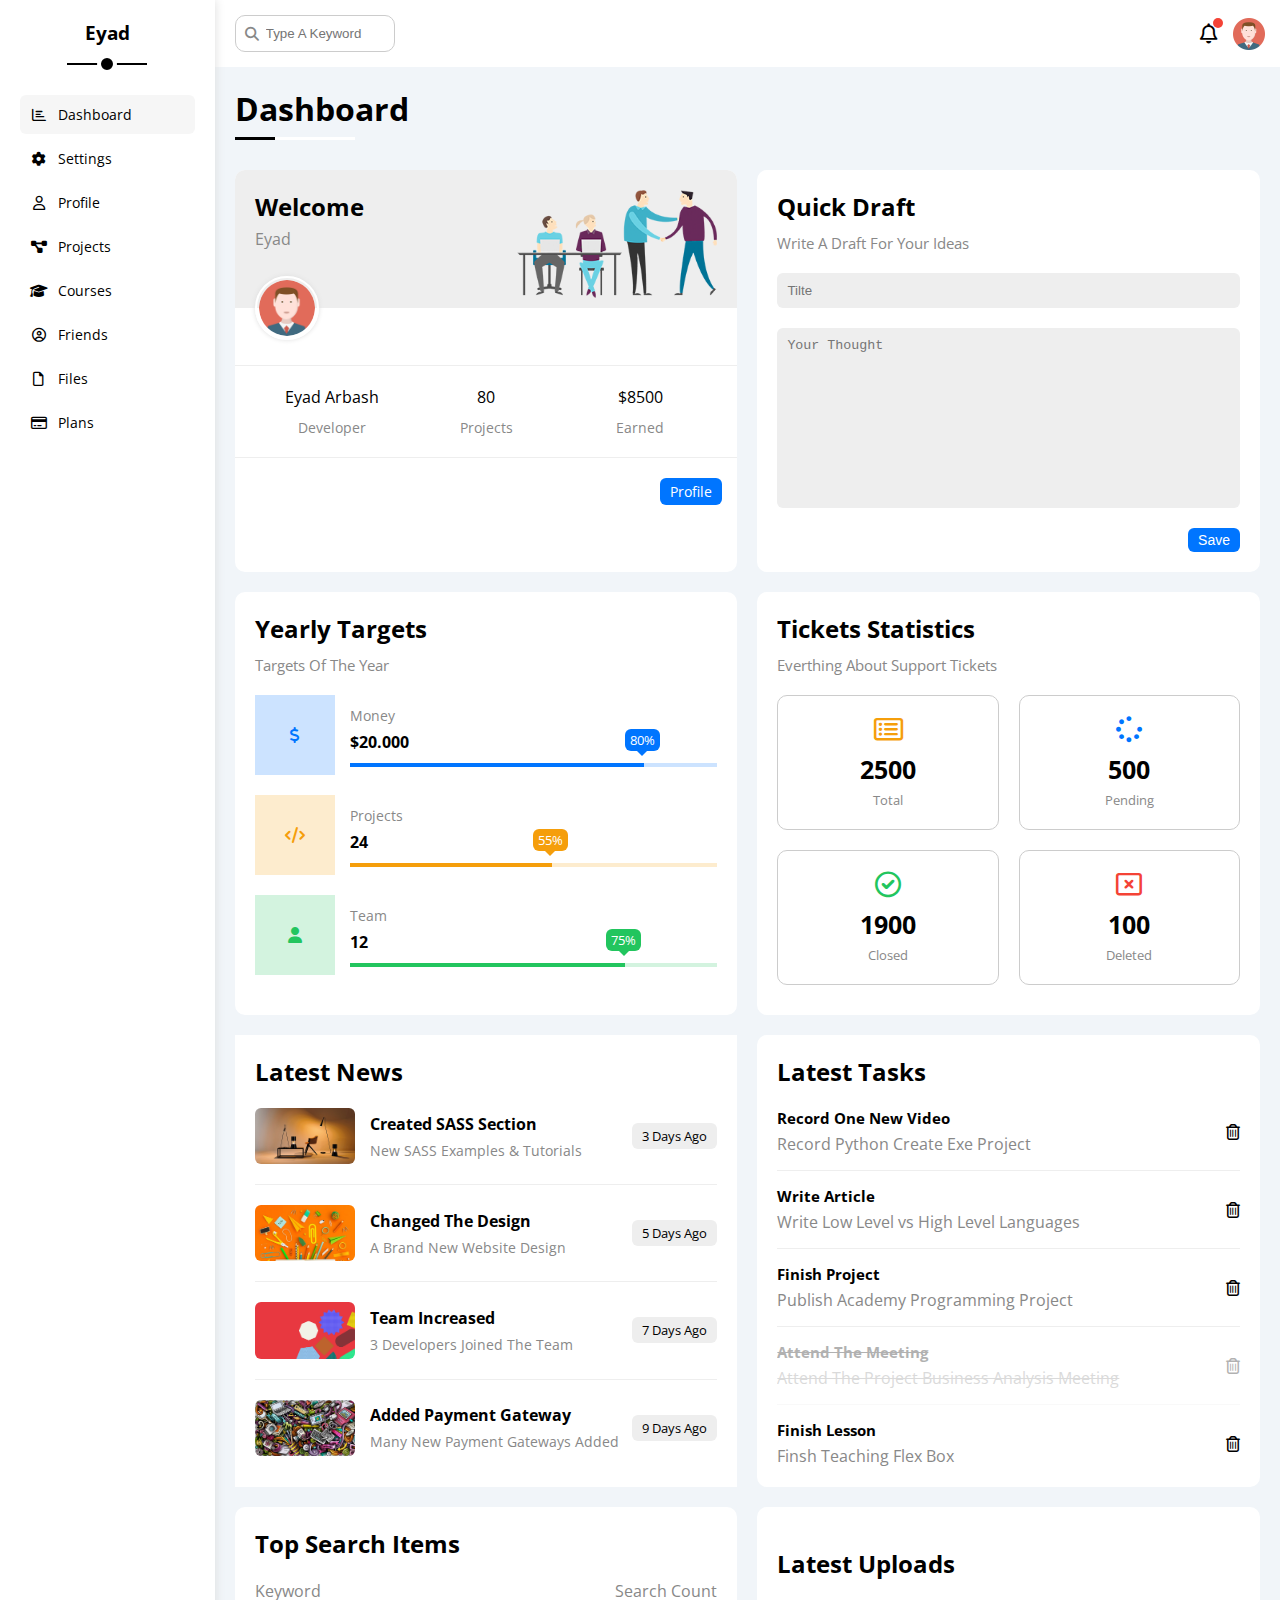
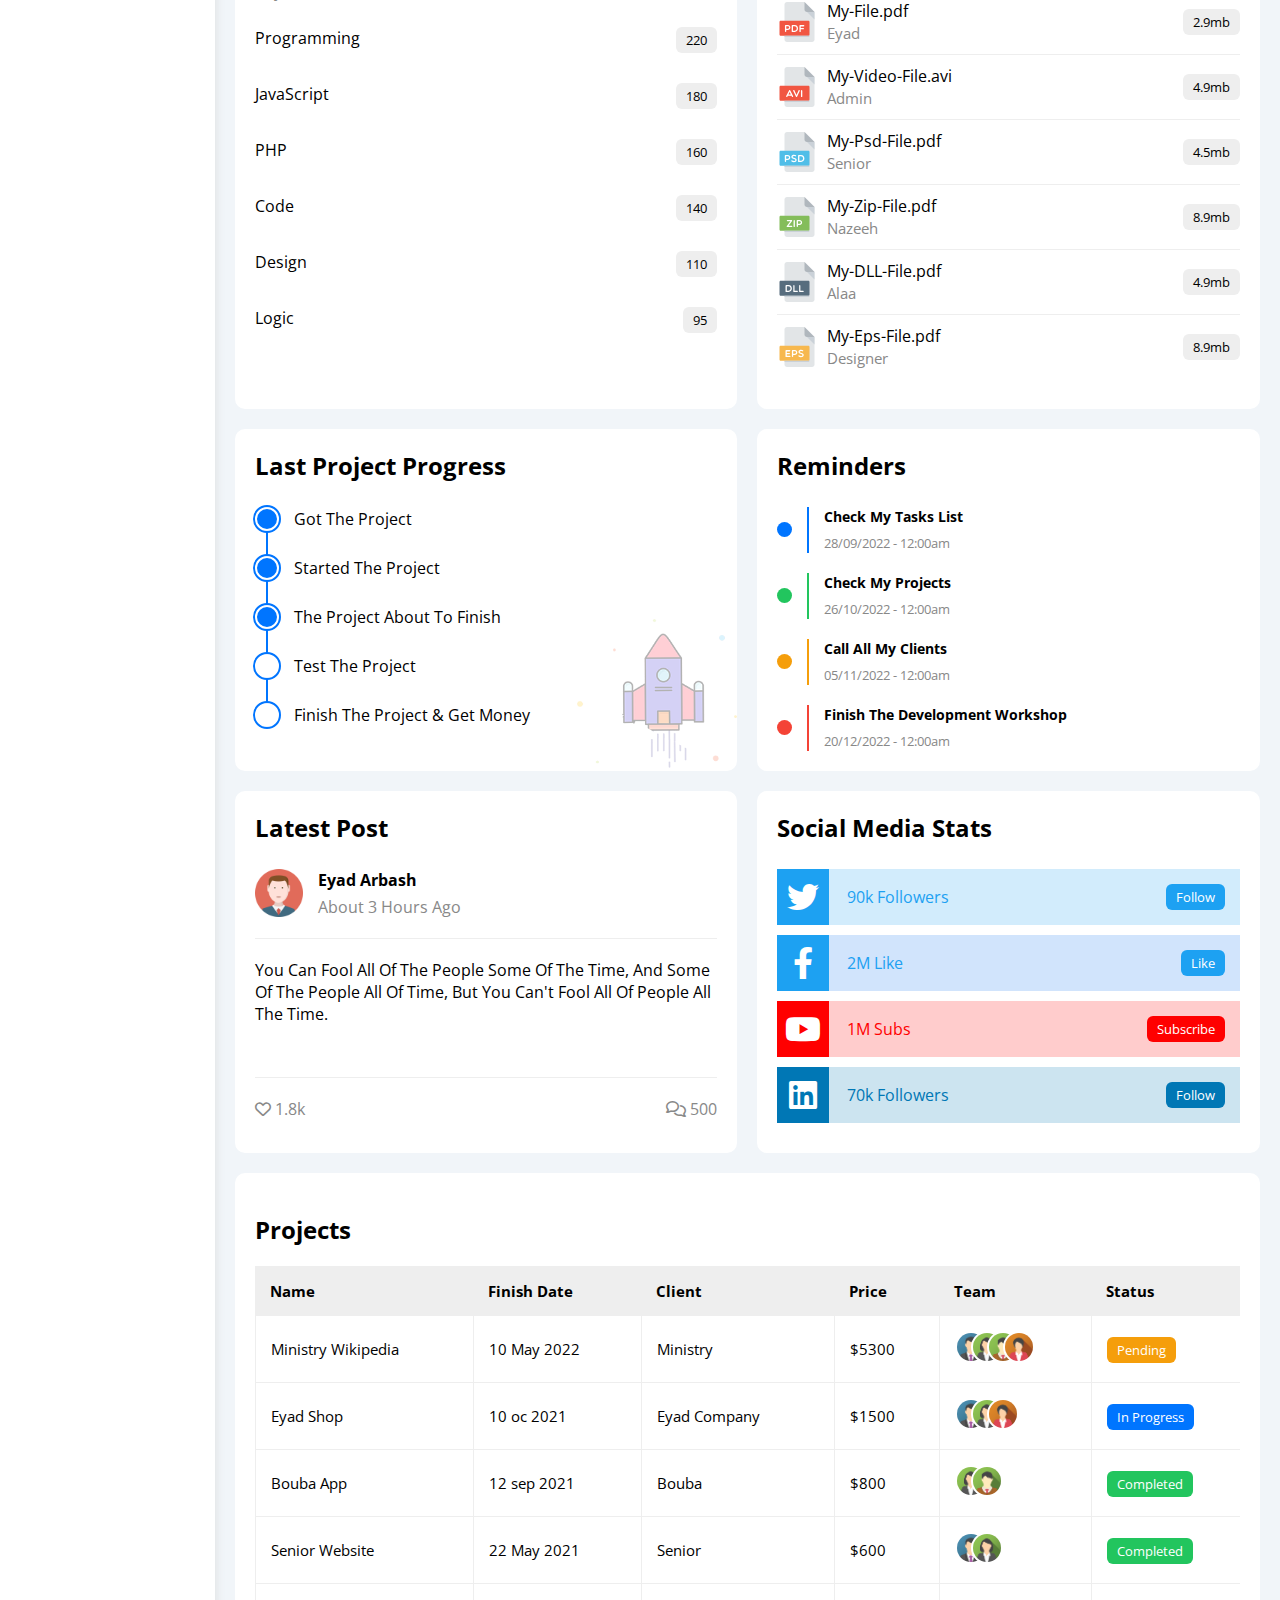
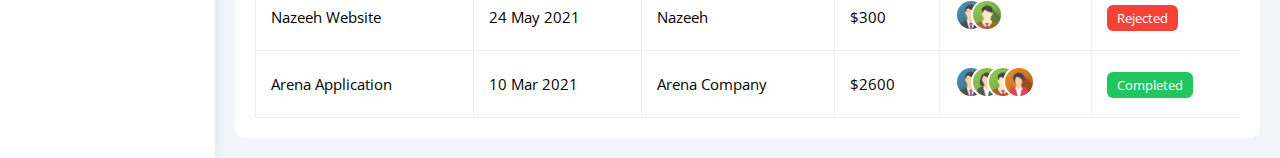
<file: index.html>
<!DOCTYPE html>
<html lang="en">

<head>
    <meta charset="UTF-8">
    <meta http-equiv="X-UA-Compatible" content="IE=edge">
    <meta name="viewport" content="width=device-width, initial-scale=1.0">
    <link rel="stylesheet" href="css/all.min.css">
    <link rel="stylesheet" href="css/framework.css">
    <link rel="stylesheet" href="css/master.css">
    <link rel="preconnect" href="https://fonts.googleapis.com">
    <link rel="preconnect" href="https://fonts.gstatic.com" crossorigin>
    <link href="https://fonts.googleapis.com/css2?family=Open+Sans:wght@300;500&display=swap" rel="stylesheet">
    <title>Dashboard</title>
</head>

<body>
    <div class="page d-flex">
        <div class="sidebar bg-white p-20 p-relative">
            <h3 class="p-relative txt-c mt-0">Eyad</h3>
            <ul>
                <li>
                    <a class="active d-flex align-center fs-14 c-black rad-6 p-10" href="index.html">
                        <i class="fa-regular fa-chart-bar fa-fw"></i>
                        <span>Dashboard</span>
                    </a>
                </li>
                <li>
                    <a class="d-flex align-center fs-14 c-black rad-6 p-10" href="settings.html">
                        <i class="fa-solid fa-gear fa-fw"></i>
                        <span>Settings</span>
                    </a>
                </li>
                <li>
                    <a class="d-flex align-center fs-14 c-black rad-6 p-10" href="profile.html">
                        <i class="fa-regular fa-user fa-fw"></i>
                        <span>Profile</span>
                    </a>
                </li>
                <li>
                    <a class="d-flex align-center fs-14 c-black rad-6 p-10" href="projects.html">
                        <i class="fa-solid fa-diagram-project fa-fw"></i>
                        <span>Projects</span>
                    </a>
                </li>
                <li>
                    <a class="d-flex align-center fs-14 c-black rad-6 p-10" href="courses.html">
                        <i class="fa-solid fa-graduation-cap fa-fw"></i>
                        <span>Courses</span>
                    </a>
                </li>
                <li>
                    <a class="d-flex align-center fs-14 c-black rad-6 p-10" href="friends.html">
                        <i class="fa-regular fa-circle-user fa-fw"></i>
                        <span>Friends</span>
                    </a>
                </li>
                <li>
                    <a class="d-flex align-center fs-14 c-black rad-6 p-10" href="files.html">
                        <i class="fa-regular fa-file fa-fw"></i>
                        <span>Files</span>
                    </a>
                </li>
                <li>
                    <a class="d-flex align-center fs-14 c-black rad-6 p-10" href="plans.html">
                        <i class="fa-regular fa-credit-card fa-fw"></i>
                        <span>Plans</span>
                    </a>
                </li>
            </ul>
        </div>
        <div class="content w-full">
            <!-- Start Head -->
            <div class="head bg-white p-15 between-flex">
                <div class="search p-relative">
                    <input class="p-10" type="search" placeholder="Type A Keyword">
                </div>
                <div class="icons d-flex align-center">
                    <span class="notification p-relative">
                        <i class="fa-regular fa-bell fa-lg"></i>
                    </span>
                    <img src="images/avatar.png" alt="">
                </div>
            </div>
            <!-- End Head -->
            <h1 class="p-relative">Dashboard</h1>
            <div class="wrapper d-grid gap-20">
                <!-- Start Welcome Widget -->
                <div class="welcome bg-white rad-10 txt-c-mobile block-mobile">
                    <div class="intro p-20 d-flex space-between bg-eee">
                        <div>
                            <h2 class="m-0">Welcome</h2>
                            <p class="c-grey mt-5">Eyad</p>
                        </div>
                        <img class="hide-mobile" src="images/welcome.png" alt="">
                    </div>
                    <img src="images/avatar.png" alt="" class="avatar">
                    <div class="body txt-c d-flex p-20 mt-20 mb-20 block-mobile">
                        <div>Eyad Arbash <span class="d-block c-grey fs-14 mt-10">Developer</span></div>
                        <div>80<span class="d-block c-grey fs-14 mt-10">Projects</span></div>
                        <div>$8500<span class="d-block c-grey fs-14 mt-10">Earned</span></div>
                    </div>
                    <a href="profile.html" class="visit d-block fs-14 bg-blue c-white w-fit btn-shape">Profile</a>
                </div>
                <!-- End Welcome Widget -->
                <!-- Start Quick Draft Widget -->
                <div class="quick-draft p-20 bg-white rad-10">
                    <h2 class="mt-0 mb-10">Quick Draft</h2>
                    <p class="mt-0 mb-20 c-grey fs-15">Write A Draft For Your Ideas</p>
                    <form>
                        <input class="d-block mb-20 w-full p-10 b-none bg-eee rad-6" type="text" placeholder="Tilte">
                        <textarea class="d-block mb-20 w-full p-10 b-none bg-eee rad-6"
                            placeholder="Your Thought"></textarea>
                        <input class="save d-block fs-14 bg-blue c-white b-none w-fit btn-shape" type="submit"
                            value="Save">
                    </form>
                </div>
                <!-- End Quick Draft Widget -->
                <!-- Start Target -->
                <div class="targets p-20 bg-white rad-10">
                    <h2 class="mt-0 mb-10">Yearly Targets</h2>
                    <p class="mt-0 mb-20 c-grey fs-15">Targets Of The Year</p>
                    <div class="target-row mb-20 d-flex align-center blue">
                        <div class="icon center-flex">
                            <i class="fa-solid fa-dollar-sign c-blue"></i>
                        </div>
                        <div class="details">
                            <span class="fs-14 c-grey">Money</span>
                            <span class="d-block mt-5 mb-10 fw-bold">$20.000</span>
                            <div class="progress p-relative">
                                <span class="bg-blue blue" style="width: 80%">
                                    <span class="bg-blue">80%</span>
                                </span>
                            </div>
                        </div>
                    </div>
                    <div class="target-row mb-20 d-flex align-center orange">
                        <div class="icon center-flex">
                            <i class="fa-solid fa-code c-orange"></i>
                        </div>
                        <div class="details">
                            <span class="fs-14 c-grey">Projects</span>
                            <span class="d-block mt-5 mb-10 fw-bold">24</span>
                            <div class="progress p-relative">
                                <span class="bg-orange orange" style="width: 55%">
                                    <span class="bg-orange">55%</span>
                                </span>
                            </div>
                        </div>
                    </div>
                    <div class="target-row mb-20 d-flex align-center green">
                        <div class="icon center-flex">
                            <i class="fa-solid fa-user c-green"></i>
                        </div>
                        <div class="details">
                            <span class="fs-14 c-grey">Team</span>
                            <span class="d-block mt-5 mb-10 fw-bold">12</span>
                            <div class="progress p-relative">
                                <span class="bg-green green" style="width: 75%">
                                    <span class="bg-green">75%</span>
                                </span>
                            </div>
                        </div>
                    </div>
                </div>
                <!-- End Target -->
                <!-- Start Ticket Widget -->
                <div class="tickets p-20 bg-white rad-10">
                    <h2 class="mt-0 mb-10">Tickets Statistics</h2>
                    <p class="mt-0 mb-20 c-grey fs-15">Everthing About Support Tickets</p>
                    <div class="d-flex txt-c gap-20 f-wrap">
                        <div class="box p-20 rad-10 fs-13 c-grey">
                            <i class="fa-regular fa-rectangle-list fa-2x mb-10 c-orange"></i>
                            <span class="d-block c-black fw-bold fs-25 mb-5">2500</span>
                            Total
                        </div>
                        <div class="box p-20 rad-10 fs-13 c-grey">
                            <i class="fa-solid fa-spinner fa-2x mb-10 c-blue"></i>
                            <span class="d-block c-black fw-bold fs-25 mb-5">500</span>
                            Pending
                        </div>
                        <div class="box p-20 rad-10 fs-13 c-grey">
                            <i class="fa-regular fa-circle-check fa-2x mb-10 c-green"></i>
                            <span class="d-block c-black fw-bold fs-25 mb-5">1900</span>
                            Closed
                        </div>
                        <div class="box p-20 rad-10 fs-13 c-grey">
                            <i class="fa-regular fa-rectangle-xmark fa-2x mb-10 c-red"></i>
                            <span class="d-block c-black fw-bold fs-25 mb-5">100</span>
                            Deleted
                        </div>
                    </div>
                </div>
                <!-- End Ticket Widget -->
                <!-- Start Latest News -->
                <div class="latest-news p-20 bg-white red-10 txt-c-mobile">
                    <h2 class="mt-0 mb-20">Latest News</h2>
                    <div class="news-row d-flex align-center">
                        <img src="images/news-01.png" alt="">
                        <div class="info">
                            <h3>Created SASS Section</h3>
                            <p class="m-0 fs-14 c-grey">New SASS Examples & Tutorials</p>
                        </div>
                        <div class="btn-shape bg-eee fs-13 label">3 Days Ago</div>
                    </div>
                    <div class="news-row d-flex align-center">
                        <img src="images/news-02.png" alt="">
                        <div class="info">
                            <h3>Changed The Design</h3>
                            <p class="m-0 fs-14 c-grey">A Brand New Website Design</p>
                        </div>
                        <div class="btn-shape bg-eee fs-13 label">5 Days Ago</div>
                    </div>
                    <div class="news-row d-flex align-center">
                        <img src="images/news-03.png" alt="">
                        <div class="info">
                            <h3>Team Increased</h3>
                            <p class="m-0 fs-14 c-grey">3 Developers Joined The Team</p>
                        </div>
                        <div class="btn-shape bg-eee fs-13 label">7 Days Ago</div>
                    </div>
                    <div class="news-row d-flex align-center">
                        <img src="images/news-04.png" alt="">
                        <div class="info">
                            <h3>Added Payment Gateway</h3>
                            <p class="m-0 fs-14 c-grey">Many New Payment Gateways Added</p>
                        </div>
                        <div class="btn-shape bg-eee fs-13 label">9 Days Ago</div>
                    </div>
                </div>
                <!-- End Latest News -->
                <!-- Start Tasks -->
                <div class="tasks p-20 bg-white rad-10">
                    <h2 class="mt-0 mb-20">Latest Tasks</h2>
                    <div class="task-row between-flex">
                        <div class="info">
                            <h3 class="mt-0 mb-5 fs-15">Record One New Video</h3>
                            <p class="m-0 c-grey">Record Python Create Exe Project</p>
                        </div>
                        <i class="fa-regular fa-trash-can delete"></i>
                    </div>
                    <div class="task-row between-flex">
                        <div class="info">
                            <h3 class="mt-0 mb-5 fs-15">Write Article</h3>
                            <p class="m-0 c-grey">Write Low Level vs High Level Languages</p>
                        </div>
                        <i class="fa-regular fa-trash-can delete"></i>
                    </div>
                    <div class="task-row between-flex">
                        <div class="info">
                            <h3 class="mt-0 mb-5 fs-15">Finish Project</h3>
                            <p class="m-0 c-grey">Publish Academy Programming Project</p>
                        </div>
                        <i class="fa-regular fa-trash-can delete"></i>
                    </div>
                    <div class="task-row between-flex done">
                        <div class="info">
                            <h3 class="mt-0 mb-5 fs-15">Attend The Meeting</h3>
                            <p class="m-0 c-grey">Attend The Project Business Analysis Meeting</p>
                        </div>
                        <i class="fa-regular fa-trash-can delete"></i>
                    </div>
                    <div class="task-row between-flex">
                        <div class="info">
                            <h3 class="mt-0 mb-5 fs-15">Finish Lesson</h3>
                            <p class="m-0 c-grey">Finsh Teaching Flex Box</p>
                        </div>
                        <i class="fa-regular fa-trash-can delete"></i>
                    </div>
                </div>
                <!-- End Tasks -->
                <!-- Start Top Search Word Widget -->
                <div class="search-items p-20 bg-white rad-10">
                    <h2 class="mt-0 mb-20">Top Search Items</h2>
                    <div class="items-head d-flex space-between c-grey mb-10">
                        <div>Keyword</div>
                        <div>Search Count</div>
                    </div>
                    <div class="items d-flex space-between pt-15 pb-15">
                        <span>Programming</span>
                        <span class="bg-eee fs-13 btn-shape">220</span>
                    </div>
                    <div class="items d-flex space-between pt-15 pb-15">
                        <span>JavaScript</span>
                        <span class="bg-eee fs-13 btn-shape">180</span>
                    </div>
                    <div class="items d-flex space-between pt-15 pb-15">
                        <span>PHP</span>
                        <span class="bg-eee fs-13 btn-shape">160</span>
                    </div>
                    <div class="items d-flex space-between pt-15 pb-15">
                        <span>Code</span>
                        <span class="bg-eee fs-13 btn-shape">140</span>
                    </div>
                    <div class="items d-flex space-between pt-15 pb-15">
                        <span>Design</span>
                        <span class="bg-eee fs-13 btn-shape">110</span>
                    </div>
                    <div class="items d-flex space-between pt-15 pb-15">
                        <span>Logic</span>
                        <span class="bg-eee fs-13 btn-shape">95</span>
                    </div>
                </div>
                <!-- End Top Search Word Widget -->
                <!-- Start Latest Uploads -->
                <div class="latest-uploads p-20 bg-white rad-10">
                    <h2 class="mt mb-20">Latest Uploads</h2>
                    <ul class="m-0">
                        <li class="between-flex pb-10 mb-10">
                            <div class="d-flex align-center">
                                <img class="mr-10" src="images/pdf.svg" alt="">
                                <div>
                                    <span class="d-block">My-File.pdf</span>
                                    <span class="fs-15 c-grey">Eyad</span>
                                </div>
                            </div>
                            <div class="bg-eee btn-shape fs-13">2.9mb</div>
                        </li>
                        <li class="between-flex pb-10 mb-10">
                            <div class="d-flex align-center">
                                <img class="mr-10" src="images/avi.svg" alt="">
                                <div>
                                    <span class="d-block">My-Video-File.avi</span>
                                    <span class="fs-15 c-grey">Admin</span>
                                </div>
                            </div>
                            <div class="bg-eee btn-shape fs-13">4.9mb</div>
                        </li>
                        <li class="between-flex pb-10 mb-10">
                            <div class="d-flex align-center">
                                <img class="mr-10" src="images/psd.svg" alt="">
                                <div>
                                    <span class="d-block">My-Psd-File.pdf</span>
                                    <span class="fs-15 c-grey">Senior</span>
                                </div>
                            </div>
                            <div class="bg-eee btn-shape fs-13">4.5mb</div>
                        </li>
                        <li class="between-flex pb-10 mb-10">
                            <div class="d-flex align-center">
                                <img class="mr-10" src="images/zip.svg" alt="">
                                <div>
                                    <span class="d-block">My-Zip-File.pdf</span>
                                    <span class="fs-15 c-grey">Nazeeh</span>
                                </div>
                            </div>
                            <div class="bg-eee btn-shape fs-13">8.9mb</div>
                        </li>
                        <li class="between-flex pb-10 mb-10">
                            <div class="d-flex align-center">
                                <img class="mr-10" src="images/dll.svg" alt="">
                                <div>
                                    <span class="d-block">My-DLL-File.pdf</span>
                                    <span class="fs-15 c-grey">Alaa</span>
                                </div>
                            </div>
                            <div class="bg-eee btn-shape fs-13">4.9mb</div>
                        </li>
                        <li class="between-flex pb-10 mb-10">
                            <div class="d-flex align-center">
                                <img class="mr-10" src="images/eps.svg" alt="">
                                <div>
                                    <span class="d-block">My-Eps-File.pdf</span>
                                    <span class="fs-15 c-grey">Designer</span>
                                </div>
                            </div>
                            <div class="bg-eee btn-shape fs-13">8.9mb</div>
                        </li>
                    </ul>
                </div>
                <!-- End Latest Uploads -->
                <!-- Start Last Project Progress Widget -->
                <div class="last-project p-20 bg-white rad-10 p-relative">
                    <h2 class="mt-0 mb-20">Last Project Progress</h2>
                    <ul class="m-0 p-relative">
                        <li class="mt-25 d-flex align-center done">Got The Project</li>
                        <li class="mt-25 d-flex align-center done">Started The Project</li>
                        <li class="mt-25 d-flex align-center done">The Project About To Finish</li>
                        <li class="mt-25 d-flex align-center current">Test The Project</li>
                        <li class="mt-25 d-flex align-center">Finish The Project & Get Money</li>
                    </ul>
                    <img class="launch-icon hide-mobile" src="images/project.png" alt="">
                </div>
                <!-- End Last Project Progress Widget -->
                <!-- Start Reminders Widget -->
                <div class="reminders p-20 bg-white rad-10 p-relative">
                    <h2 class="mt-0 mb-25">Reminders</h2>
                    <ul class="m-0">
                        <li class="d-flex align-center mt-20">
                            <span class="key bg-blue mr-15 d-block rad-half"></span>
                            <div class="pl-15 blue">
                                <p class="fs-14 fw-bold mt-0 mb-5">Check My Tasks List</p>
                                <span class="fs-13 c-grey">28/09/2022 - 12:00am</span>
                            </div>
                        </li>
                        <li class="d-flex align-center mt-20">
                            <span class="key bg-green mr-15 d-block rad-half"></span>
                            <div class="pl-15 green">
                                <p class="fs-14 fw-bold mt-0 mb-5">Check My Projects</p>
                                <span class="fs-13 c-grey">26/10/2022 - 12:00am</span>
                            </div>
                        </li>
                        <li class="d-flex align-center mt-20">
                            <span class="key bg-orange mr-15 d-block rad-half"></span>
                            <div class="pl-15 orange">
                                <p class="fs-14 fw-bold mt-0 mb-5">Call All My Clients</p>
                                <span class="fs-13 c-grey">05/11/2022 - 12:00am</span>
                            </div>
                        </li>
                        <li class="d-flex align-center mt-20">
                            <span class="key bg-red mr-15 d-block rad-half"></span>
                            <div class="pl-15 red">
                                <p class="fs-14 fw-bold mt-0 mb-5">Finish The Development Workshop</p>
                                <span class="fs-13 c-grey">20/12/2022 - 12:00am</span>
                            </div>
                        </li>
                    </ul>
                </div>
                <!-- End Reminders Widget -->
                <!-- Start Latest Post Widget -->
                <div class="latest-post p-20 bg-white rad-10 p-relative">
                    <h2 class="mt-0 mb-25">Latest Post</h2>
                    <div class="top d-flex align-center">
                        <img class="avatar mr-15" src="images/avatar.png" alt="">
                        <div class="info">
                            <span class="d-block mb-5 fw-bold">Eyad Arbash</span>
                            <span class="c-grey">About 3 Hours Ago</span>
                        </div>
                    </div>
                    <div class="post-content txt-c-mobile pt-20 pb-20 mt-20 mb-20">
                        You can fool all of the people some of the time, and some of the people all of time, but you
                        can't fool all of people all the time.
                    </div>
                    <div class="post-stats between-flex c-grey">
                        <div>
                            <i class="fa-regular fa-heart"></i>
                            <span>1.8k</span>
                        </div>
                        <div>
                            <i class="fa-regular fa-comments"></i>
                            <span>500</span>
                        </div>
                    </div>
                </div>
                <!-- End Latest Post Widget -->
                <!-- Start Social Media Stats Widget -->
                <div class="social-media p-20 bg-white rad-10 p-relative">
                    <h2 class="mt-0 mb-25">Social Media Stats</h2>
                    <div class="box twitter p-15 p-relative mb-10 between-flex">
                        <i class="fa-brands fa-twitter fa-2x c-white h-full center-flex"></i>
                        <span>90k Followers</span>
                        <a class="fs-13 c-white btn-shape" href="#">Follow</a>
                    </div>
                    <div class="box facebook p-15 p-relative mb-10 between-flex">
                        <i class="fa-brands fa-facebook-f fa-2x c-white h-full center-flex"></i>
                        <span>2M Like</span>
                        <a class="fs-13 c-white btn-shape" href="#">Like</a>
                    </div>
                    <div class="box youtube p-15 p-relative mb-10 between-flex">
                        <i class="fa-brands fa-youtube fa-2x c-white h-full center-flex"></i>
                        <span>1M Subs</span>
                        <a class="fs-13 c-white btn-shape" href="#">Subscribe</a>
                    </div>
                    <div class="box linkedin p-15 p-relative mb-10 between-flex">
                        <i class="fa-brands fa-linkedin fa-2x c-white h-full center-flex"></i>
                        <span>70k Followers</span>
                        <a class="fs-13 c-white btn-shape" href="#">Follow</a>
                    </div>
                </div>
                <!-- End Social Media Stats Widget -->
            </div>
            <!-- Start Projects Table -->
            <div class="projects p-20 bg-white rad-10 m-20">
                <h2 class="mt mb-20">Projects</h2>
                <div class="responsive-table">
                    <table class="fs-15 w-full">
                        <thead>
                            <tr>
                                <td>Name</td>
                                <td>Finish Date</td>
                                <td>Client</td>
                                <td>Price</td>
                                <td>Team</td>
                                <td>Status</td>
                            </tr>
                        </thead>
                        <tbody>
                            <tr>
                                <td>Ministry Wikipedia</td>
                                <td>10 May 2022</td>
                                <td>Ministry</td>
                                <td>$5300</td>
                                <td>
                                    <img src="images/team-01.png" alt="">
                                    <img src="images/team-02.png" alt="">
                                    <img src="images/team-03.png" alt="">
                                    <img src="images/team-04.png" alt="">
                                </td>
                                <td>
                                    <span class="label btn-shape bg-orange c-white">Pending</span>
                                </td>
                            </tr>
                            <tr>
                                <td>Eyad Shop</td>
                                <td>10 oc 2021</td>
                                <td>Eyad Company</td>
                                <td>$1500</td>
                                <td>
                                    <img src="images/team-01.png" alt="">
                                    <img src="images/team-02.png" alt="">
                                    <img src="images/team-04.png" alt="">
                                </td>
                                <td>
                                    <span class="label btn-shape bg-blue c-white">In Progress</span>
                                </td>
                            </tr>
                            <tr>
                                <td>Bouba App</td>
                                <td>12 sep 2021</td>
                                <td>Bouba</td>
                                <td>$800</td>
                                <td>
                                    <img src="images/team-02.png" alt="">
                                    <img src="images/team-03.png" alt="">
                                </td>
                                <td>
                                    <span class="label btn-shape bg-green c-white">Completed</span>
                                </td>
                            </tr>
                            <tr>
                                <td>Senior Website</td>
                                <td>22 May 2021</td>
                                <td>Senior</td>
                                <td>$600</td>
                                <td>
                                    <img src="images/team-01.png" alt="">
                                    <img src="images/team-02.png" alt="">
                                </td>
                                <td>
                                    <span class="label btn-shape bg-green c-white">Completed</span>
                                </td>
                            </tr>
                            <tr>
                                <td>Nazeeh Website</td>
                                <td>24 May 2021</td>
                                <td>Nazeeh</td>
                                <td>$300</td>
                                <td>
                                    <img src="images/team-01.png" alt="">
                                    <img src="images/team-03.png" alt="">
                                </td>
                                <td>
                                    <span class="label btn-shape bg-red c-white">Rejected</span>
                                </td>
                            </tr>
                            <tr>
                                <td>Arena Application</td>
                                <td>10 Mar 2021</td>
                                <td>Arena Company</td>
                                <td>$2600</td>
                                <td>
                                    <img src="images/team-01.png" alt="">
                                    <img src="images/team-02.png" alt="">
                                    <img src="images/team-03.png" alt="">
                                    <img src="images/team-04.png" alt="">
                                </td>
                                <td>
                                    <span class="label btn-shape bg-green c-white">Completed</span>
                                </td>
                            </tr>
                        </tbody>
                    </table>
                </div>
            </div>
            <!-- End Projects Table -->
        </div>
    </div>
</body>

</html>
</file>
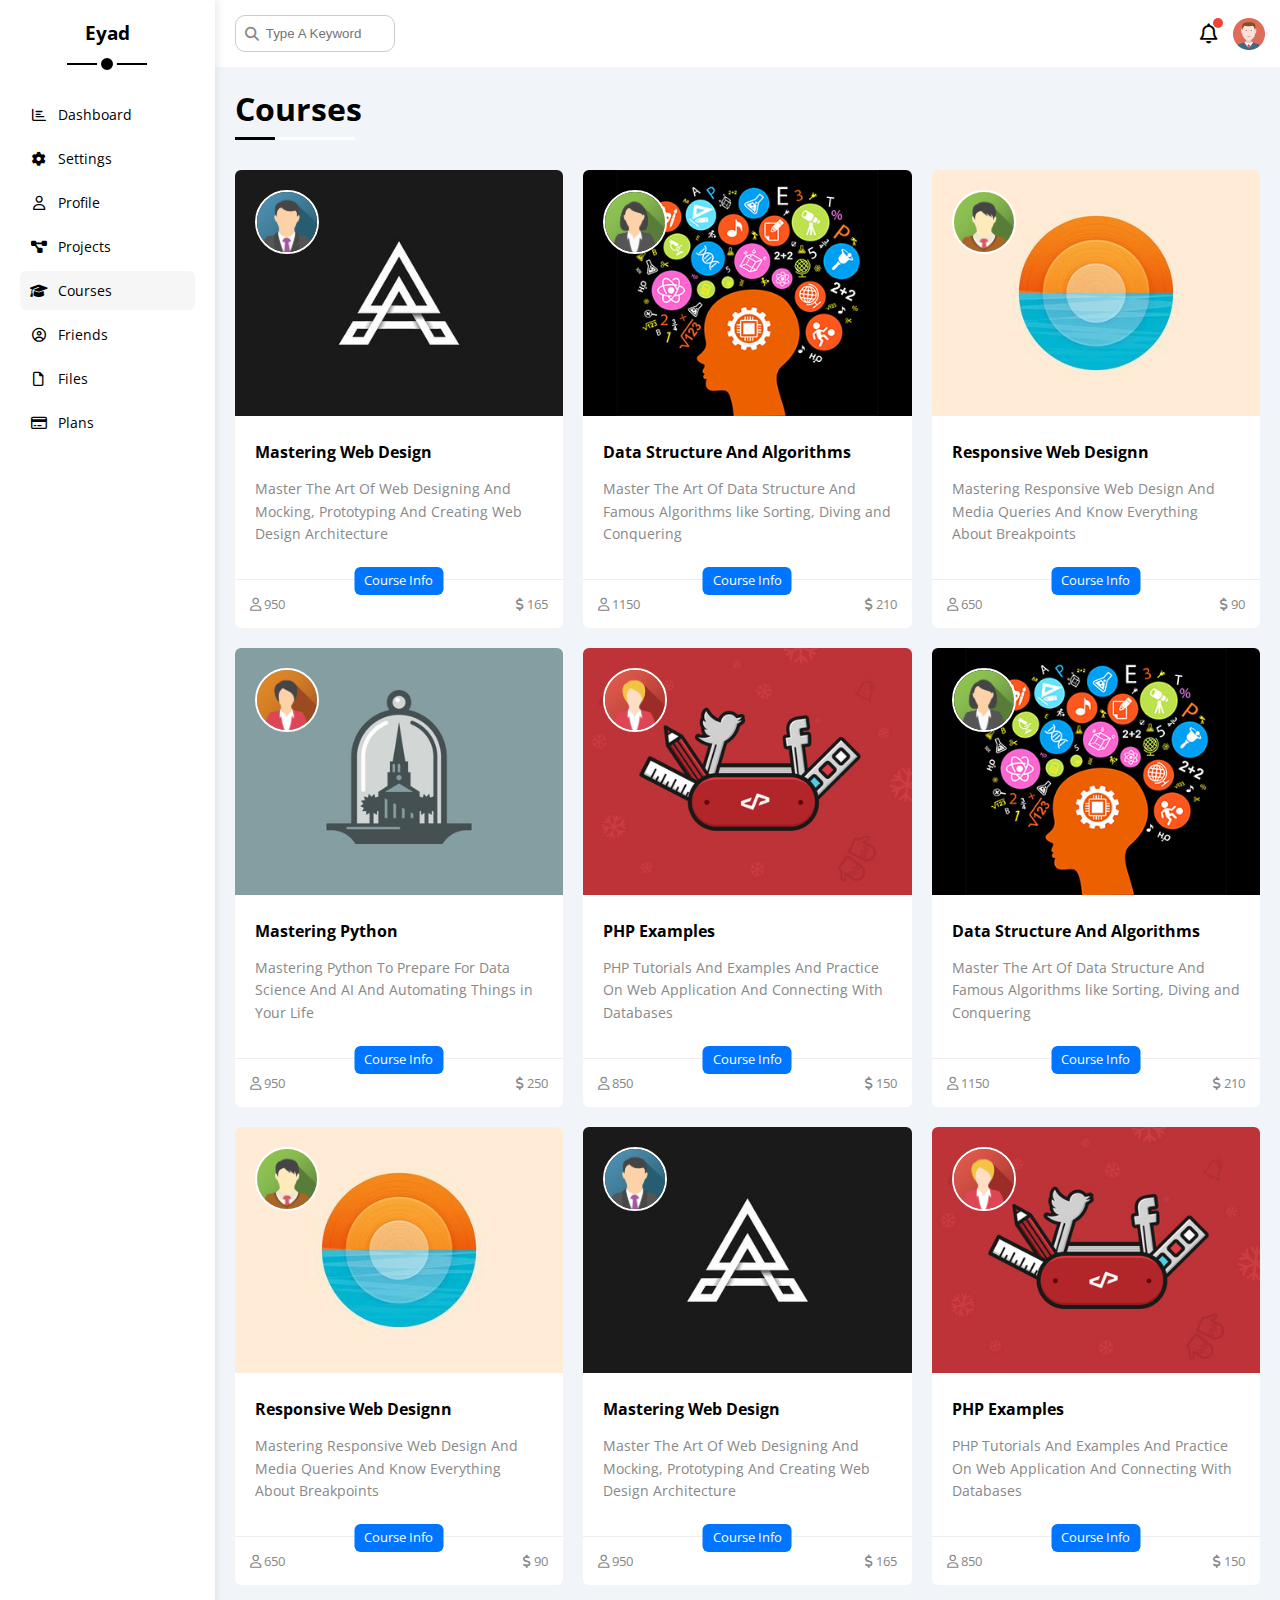
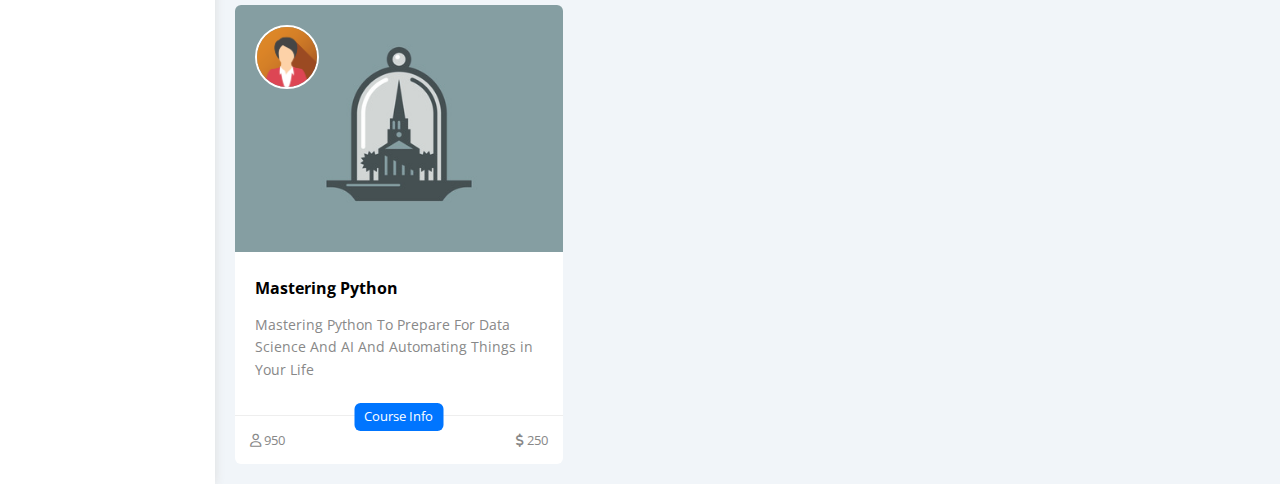
<file: courses.html>
<!DOCTYPE html>
<html lang="en">

<head>
    <meta charset="UTF-8">
    <meta http-equiv="X-UA-Compatible" content="IE=edge">
    <meta name="viewport" content="width=device-width, initial-scale=1.0">
    <link rel="stylesheet" href="css/all.min.css">
    <link rel="stylesheet" href="css/framework.css">
    <link rel="stylesheet" href="css/master.css">
    <link rel="preconnect" href="https://fonts.googleapis.com">
    <link rel="preconnect" href="https://fonts.gstatic.com" crossorigin>
    <link href="https://fonts.googleapis.com/css2?family=Open+Sans:wght@300;500&display=swap" rel="stylesheet">
    <title>Courses</title>
</head>

<body>
    <div class="page d-flex">
        <div class="sidebar bg-white p-20 p-relative">
            <h3 class="p-relative txt-c mt-0">Eyad</h3>
            <ul>
                <li>
                    <a class="d-flex align-center fs-14 c-black rad-6 p-10" href="index.html">
                        <i class="fa-regular fa-chart-bar fa-fw"></i>
                        <span>Dashboard</span>
                    </a>
                </li>
                <li>
                    <a class="d-flex align-center fs-14 c-black rad-6 p-10" href="settings.html">
                        <i class="fa-solid fa-gear fa-fw"></i>
                        <span>Settings</span>
                    </a>
                </li>
                <li>
                    <a class="d-flex align-center fs-14 c-black rad-6 p-10" href="profile.html">
                        <i class="fa-regular fa-user fa-fw"></i>
                        <span>Profile</span>
                    </a>
                </li>
                <li>
                    <a class="d-flex align-center fs-14 c-black rad-6 p-10" href="projects.html">
                        <i class="fa-solid fa-diagram-project fa-fw"></i>
                        <span>Projects</span>
                    </a>
                </li>
                <li>
                    <a class="active d-flex align-center fs-14 c-black rad-6 p-10" href="courses.html">
                        <i class="fa-solid fa-graduation-cap fa-fw"></i>
                        <span>Courses</span>
                    </a>
                </li>
                <li>
                    <a class="d-flex align-center fs-14 c-black rad-6 p-10" href="friends.html">
                        <i class="fa-regular fa-circle-user fa-fw"></i>
                        <span>Friends</span>
                    </a>
                </li>
                <li>
                    <a class="d-flex align-center fs-14 c-black rad-6 p-10" href="files.html">
                        <i class="fa-regular fa-file fa-fw"></i>
                        <span>Files</span>
                    </a>
                </li>
                <li>
                    <a class="d-flex align-center fs-14 c-black rad-6 p-10" href="plans.html">
                        <i class="fa-regular fa-credit-card fa-fw"></i>
                        <span>Plans</span>
                    </a>
                </li>
            </ul>
        </div>
        <div class="content w-full">
            <!-- Start Head -->
            <div class="head bg-white p-15 between-flex">
                <div class="search p-relative">
                    <input class="p-10" type="search" placeholder="Type A Keyword">
                </div>
                <div class="icons d-flex align-center">
                    <span class="notification p-relative">
                        <i class="fa-regular fa-bell fa-lg"></i>
                    </span>
                    <img src="images/avatar.png" alt="">
                </div>
            </div>
            <!-- End Head -->
            <h1 class="p-relative">Courses</h1>
            <div class="courses-page d-grid m-20 gap-20">
                <div class="course bg-white rad-6 p-relative">
                    <img class="cover" src="images/course-01.jpg" alt="">
                    <img class="instructor" src="images/team-01.png" alt="">
                    <div class="p-20">
                        <h4 class="m-0">Mastering Web Design</h4>
                        <p class="description c-grey mt-15 fs-14">Master The Art Of Web Designing And Mocking,
                            Prototyping And Creating Web Design Architecture</p>
                    </div>
                    <div class="info p-15 p-relative between-flex">
                        <span class="title bg-blue c-white btn-shape">Course Info</span>
                        <span class="c-grey">
                            <i class="fa-regular fa-user"></i>
                            950
                        </span>
                        <span class="c-grey">
                            <i class="fa-solid fa-dollar-sign"></i>
                            165
                        </span>
                    </div>
                </div>
                <div class="course bg-white rad-6 p-relative">
                    <img class="cover" src="images/course-02.jpg" alt="">
                    <img class="instructor" src="images/team-02.png" alt="">
                    <div class="p-20">
                        <h4 class="m-0">Data Structure And Algorithms</h4>
                        <p class="description c-grey mt-15 fs-14">Master The Art Of Data Structure And Famous Algorithms
                            like Sorting, Diving and Conquering</p>
                    </div>
                    <div class="info p-15 p-relative between-flex">
                        <span class="title bg-blue c-white btn-shape">Course Info</span>
                        <span class="c-grey">
                            <i class="fa-regular fa-user"></i>
                            1150
                        </span>
                        <span class="c-grey">
                            <i class="fa-solid fa-dollar-sign"></i>
                            210
                        </span>
                    </div>
                </div>
                <div class="course bg-white rad-6 p-relative">
                    <img class="cover" src="images/course-03.jpg" alt="">
                    <img class="instructor" src="images/team-03.png" alt="">
                    <div class="p-20">
                        <h4 class="m-0">Responsive Web Designn</h4>
                        <p class="description c-grey mt-15 fs-14">Mastering Responsive Web Design And Media Queries And
                            Know Everything About Breakpoints</p>
                    </div>
                    <div class="info p-15 p-relative between-flex">
                        <span class="title bg-blue c-white btn-shape">Course Info</span>
                        <span class="c-grey">
                            <i class="fa-regular fa-user"></i>
                            650
                        </span>
                        <span class="c-grey">
                            <i class="fa-solid fa-dollar-sign"></i>
                            90
                        </span>
                    </div>
                </div>
                <div class="course bg-white rad-6 p-relative">
                    <img class="cover" src="images/course-04.jpg" alt="">
                    <img class="instructor" src="images/team-04.png" alt="">
                    <div class="p-20">
                        <h4 class="m-0">Mastering Python</h4>
                        <p class="description c-grey mt-15 fs-14">Mastering Python To Prepare For Data Science And AI
                            And Automating Things in Your Life</p>
                    </div>
                    <div class="info p-15 p-relative between-flex">
                        <span class="title bg-blue c-white btn-shape">Course Info</span>
                        <span class="c-grey">
                            <i class="fa-regular fa-user"></i>
                            950
                        </span>
                        <span class="c-grey">
                            <i class="fa-solid fa-dollar-sign"></i>
                            250
                        </span>
                    </div>
                </div>
                <div class="course bg-white rad-6 p-relative">
                    <img class="cover" src="images/course-05.jpg" alt="">
                    <img class="instructor" src="images/team-05.png" alt="">
                    <div class="p-20">
                        <h4 class="m-0">PHP Examples</h4>
                        <p class="description c-grey mt-15 fs-14">PHP Tutorials And Examples And Practice On Web
                            Application And Connecting With Databases</p>
                    </div>
                    <div class="info p-15 p-relative between-flex">
                        <span class="title bg-blue c-white btn-shape">Course Info</span>
                        <span class="c-grey">
                            <i class="fa-regular fa-user"></i>
                            850
                        </span>
                        <span class="c-grey">
                            <i class="fa-solid fa-dollar-sign"></i>
                            150
                        </span>
                    </div>
                </div>
                <div class="course bg-white rad-6 p-relative">
                    <img class="cover" src="images/course-02.jpg" alt="">
                    <img class="instructor" src="images/team-02.png" alt="">
                    <div class="p-20">
                        <h4 class="m-0">Data Structure And Algorithms</h4>
                        <p class="description c-grey mt-15 fs-14">Master The Art Of Data Structure And Famous Algorithms
                            like Sorting, Diving and Conquering</p>
                    </div>
                    <div class="info p-15 p-relative between-flex">
                        <span class="title bg-blue c-white btn-shape">Course Info</span>
                        <span class="c-grey">
                            <i class="fa-regular fa-user"></i>
                            1150
                        </span>
                        <span class="c-grey">
                            <i class="fa-solid fa-dollar-sign"></i>
                            210
                        </span>
                    </div>
                </div>
                <div class="course bg-white rad-6 p-relative">
                    <img class="cover" src="images/course-03.jpg" alt="">
                    <img class="instructor" src="images/team-03.png" alt="">
                    <div class="p-20">
                        <h4 class="m-0">Responsive Web Designn</h4>
                        <p class="description c-grey mt-15 fs-14">Mastering Responsive Web Design And Media Queries And
                            Know Everything About Breakpoints</p>
                    </div>
                    <div class="info p-15 p-relative between-flex">
                        <span class="title bg-blue c-white btn-shape">Course Info</span>
                        <span class="c-grey">
                            <i class="fa-regular fa-user"></i>
                            650
                        </span>
                        <span class="c-grey">
                            <i class="fa-solid fa-dollar-sign"></i>
                            90
                        </span>
                    </div>
                </div>
                <div class="course bg-white rad-6 p-relative">
                    <img class="cover" src="images/course-01.jpg" alt="">
                    <img class="instructor" src="images/team-01.png" alt="">
                    <div class="p-20">
                        <h4 class="m-0">Mastering Web Design</h4>
                        <p class="description c-grey mt-15 fs-14">Master The Art Of Web Designing And Mocking,
                            Prototyping And Creating Web Design Architecture</p>
                    </div>
                    <div class="info p-15 p-relative between-flex">
                        <span class="title bg-blue c-white btn-shape">Course Info</span>
                        <span class="c-grey">
                            <i class="fa-regular fa-user"></i>
                            950
                        </span>
                        <span class="c-grey">
                            <i class="fa-solid fa-dollar-sign"></i>
                            165
                        </span>
                    </div>
                </div>
                <div class="course bg-white rad-6 p-relative">
                    <img class="cover" src="images/course-05.jpg" alt="">
                    <img class="instructor" src="images/team-05.png" alt="">
                    <div class="p-20">
                        <h4 class="m-0">PHP Examples</h4>
                        <p class="description c-grey mt-15 fs-14">PHP Tutorials And Examples And Practice On Web
                            Application And Connecting With Databases</p>
                    </div>
                    <div class="info p-15 p-relative between-flex">
                        <span class="title bg-blue c-white btn-shape">Course Info</span>
                        <span class="c-grey">
                            <i class="fa-regular fa-user"></i>
                            850
                        </span>
                        <span class="c-grey">
                            <i class="fa-solid fa-dollar-sign"></i>
                            150
                        </span>
                    </div>
                </div>
                <div class="course bg-white rad-6 p-relative">
                    <img class="cover" src="images/course-04.jpg" alt="">
                    <img class="instructor" src="images/team-04.png" alt="">
                    <div class="p-20">
                        <h4 class="m-0">Mastering Python</h4>
                        <p class="description c-grey mt-15 fs-14">Mastering Python To Prepare For Data Science And AI
                            And Automating Things in Your Life</p>
                    </div>
                    <div class="info p-15 p-relative between-flex">
                        <span class="title bg-blue c-white btn-shape">Course Info</span>
                        <span class="c-grey">
                            <i class="fa-regular fa-user"></i>
                            950
                        </span>
                        <span class="c-grey">
                            <i class="fa-solid fa-dollar-sign"></i>
                            250
                        </span>
                    </div>
                </div>
            </div>
        </div>
    </div>
    </div>
</body>

</html>
</file>
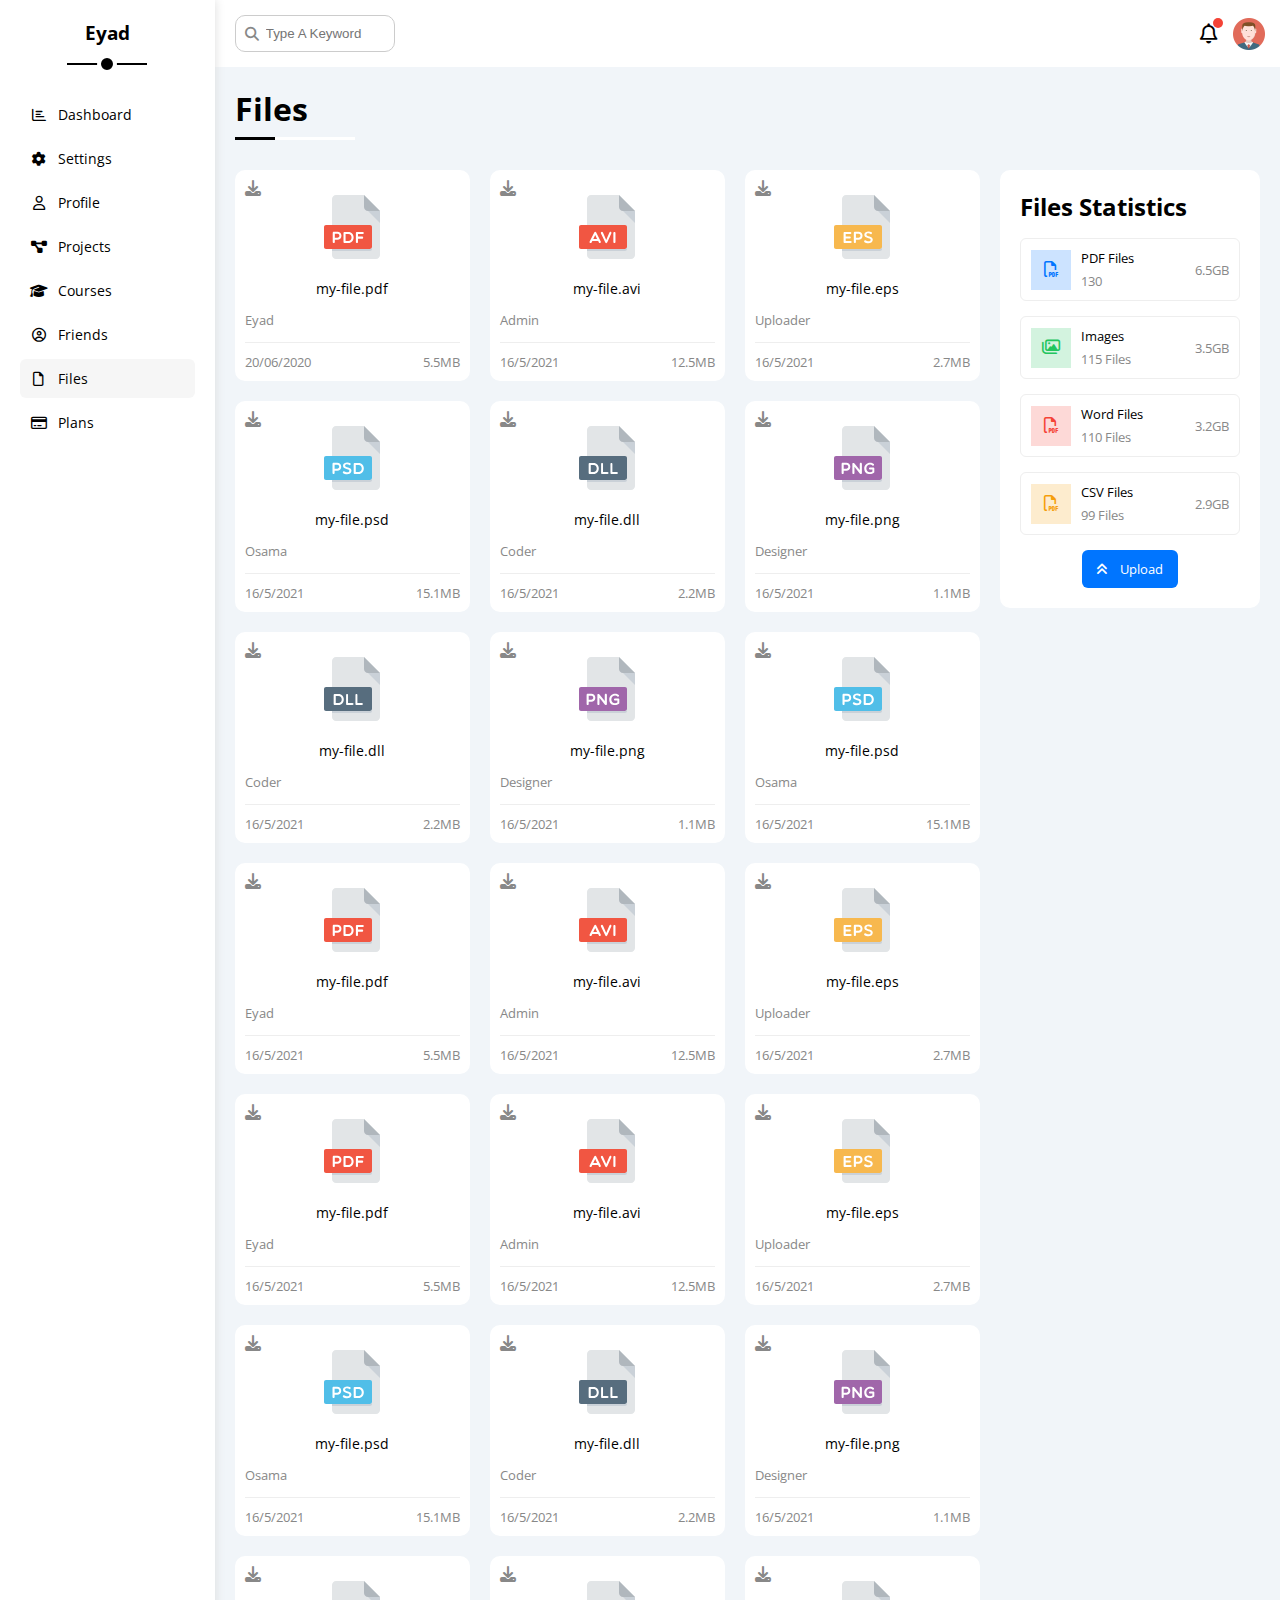
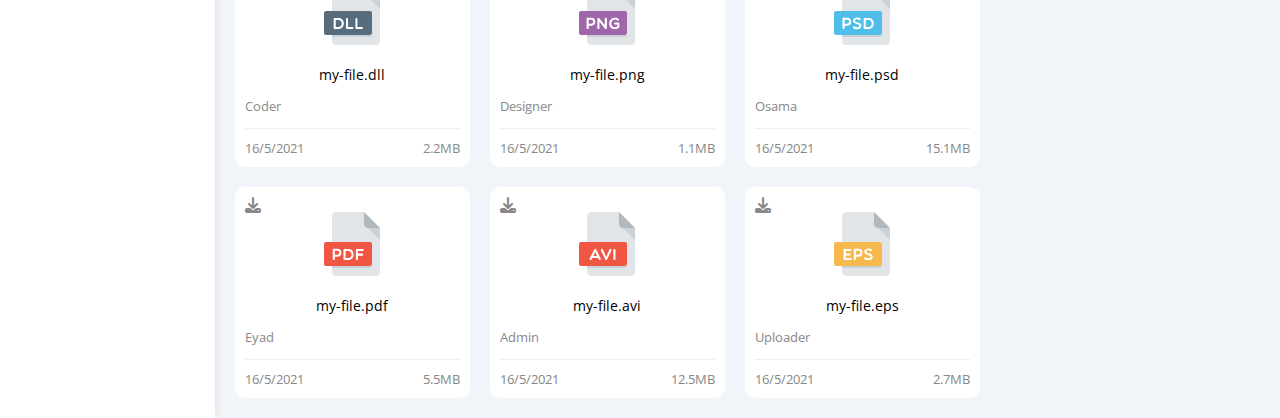
<file: files.html>
<!DOCTYPE html>
<html lang="en">

<head>
    <meta charset="UTF-8">
    <meta http-equiv="X-UA-Compatible" content="IE=edge">
    <meta name="viewport" content="width=device-width, initial-scale=1.0">
    <link rel="stylesheet" href="css/all.min.css">
    <link rel="stylesheet" href="css/framework.css">
    <link rel="stylesheet" href="css/master.css">
    <link rel="preconnect" href="https://fonts.googleapis.com">
    <link rel="preconnect" href="https://fonts.gstatic.com" crossorigin>
    <link href="https://fonts.googleapis.com/css2?family=Open+Sans:wght@300;500&display=swap" rel="stylesheet">
    <title>Files</title>
</head>

<body>
    <div class="page d-flex">
        <div class="sidebar bg-white p-20 p-relative">
            <h3 class="p-relative txt-c mt-0">Eyad</h3>
            <ul>
                <li>
                    <a class="d-flex align-center fs-14 c-black rad-6 p-10" href="index.html">
                        <i class="fa-regular fa-chart-bar fa-fw"></i>
                        <span>Dashboard</span>
                    </a>
                </li>
                <li>
                    <a class="d-flex align-center fs-14 c-black rad-6 p-10" href="settings.html">
                        <i class="fa-solid fa-gear fa-fw"></i>
                        <span>Settings</span>
                    </a>
                </li>
                <li>
                    <a class="d-flex align-center fs-14 c-black rad-6 p-10" href="profile.html">
                        <i class="fa-regular fa-user fa-fw"></i>
                        <span>Profile</span>
                    </a>
                </li>
                <li>
                    <a class="d-flex align-center fs-14 c-black rad-6 p-10" href="projects.html">
                        <i class="fa-solid fa-diagram-project fa-fw"></i>
                        <span>Projects</span>
                    </a>
                </li>
                <li>
                    <a class="d-flex align-center fs-14 c-black rad-6 p-10" href="courses.html">
                        <i class="fa-solid fa-graduation-cap fa-fw"></i>
                        <span>Courses</span>
                    </a>
                </li>
                <li>
                    <a class="d-flex align-center fs-14 c-black rad-6 p-10" href="friends.html">
                        <i class="fa-regular fa-circle-user fa-fw"></i>
                        <span>Friends</span>
                    </a>
                </li>
                <li>
                    <a class="active d-flex align-center fs-14 c-black rad-6 p-10" href="files.html">
                        <i class="fa-regular fa-file fa-fw"></i>
                        <span>Files</span>
                    </a>
                </li>
                <li>
                    <a class="d-flex align-center fs-14 c-black rad-6 p-10" href="plans.html">
                        <i class="fa-regular fa-credit-card fa-fw"></i>
                        <span>Plans</span>
                    </a>
                </li>
            </ul>
        </div>
        <div class="content w-full">
            <!-- Start Head -->
            <div class="head bg-white p-15 between-flex">
                <div class="search p-relative">
                    <input class="p-10" type="search" placeholder="Type A Keyword">
                </div>
                <div class="icons d-flex align-center">
                    <span class="notification p-relative">
                        <i class="fa-regular fa-bell fa-lg"></i>
                    </span>
                    <img src="images/avatar.png" alt="">
                </div>
            </div>
            <!-- End Head -->
            <h1 class="p-relative">Files</h1>
            <div class="files-page d-flex m-20 gap-20">
                <div class="files-stats p-20 bg-white rad-10">
                    <h2 class="mt-0 mb-15 txt-c-mobile">Files Statistics</h2>
                    <div class="d-flex align-center border-eee p-10 rad-6 mb-15 fs-13">
                        <i class="fa-regular fa-file-pdf fa-lg blue center-flex c-blue icon"></i>
                        <div class="info">
                            <span>PDF Files</span>
                            <span class="c-grey d-block mt-5">130</span>
                        </div>
                        <div class="size c-grey">6.5GB</div>
                    </div>
                    <div class="d-flex align-center border-eee p-10 rad-6 mb-15 fs-13">
                        <i class="fa-regular fa-images fa-lg green center-flex c-green icon"></i>
                        <div class="info">
                            <span>Images</span>
                            <span class="c-grey d-block mt-5">115 Files</span>
                        </div>
                        <div class="size c-grey">3.5GB</div>
                    </div>
                    <div class="d-flex align-center border-eee p-10 rad-6 mb-15 fs-13">
                        <i class="fa-regular fa-file-pdf fa-lg red center-flex c-red icon"></i>
                        <div class="info">
                            <span>Word Files</span>
                            <span class="c-grey d-block mt-5">110 Files</span>
                        </div>
                        <div class="size c-grey">3.2GB</div>
                    </div>
                    <div class="d-flex align-center border-eee p-10 rad-6 mb-15 fs-13">
                        <i class="fa-regular fa-file-pdf fa-lg orange center-flex c-orange icon"></i>
                        <div class="info">
                            <span>CSV Files</span>
                            <span class="c-grey d-block mt-5">99 Files</span>
                        </div>
                        <div class="size c-grey">2.9GB</div>
                    </div>
                    <a class="upload bg-blue c-white fs-13 rad-6 d-block w-fit " href="#">
                        <i class="fa-solid fa-angles-up mr-10"></i>
                        Upload</a>
                </div>
                <div class="files-content d-grid gap-20">
                    <div class="file bg-white p-10 rad-10">
                        <i class="fa-solid fa-download c-grey p-absolute"></i>
                        <div class="icon txt-c">
                            <img class="mt-15 mb-15" src="images/pdf.svg" alt="">
                        </div>
                        <div class="txt-c mb-10 fs-14">my-file.pdf</div>
                        <p class="c-grey fs-13">Eyad</p>
                        <div class="info between-flex mt-10 pt-10 fs-13 c-grey">
                            <span>20/06/2020</span>
                            <span>5.5MB</span>
                        </div>
                    </div>
                    <div class="file bg-white p-10 rad-10">
                        <i class="fa-solid fa-download c-grey p-absolute"></i>
                        <div class="icon txt-c">
                            <img class="mt-15 mb-15" src="images/avi.svg" alt="">
                        </div>
                        <div class="txt-c mb-10 fs-14">my-file.avi</div>
                        <p class="c-grey fs-13">Admin</p>
                        <div class="info between-flex mt-10 pt-10 fs-13 c-grey">
                            <span>16/5/2021</span>
                            <span>12.5MB</span>
                        </div>
                    </div>
                    <div class="file bg-white p-10 rad-10">
                        <i class="fa-solid fa-download c-grey p-absolute"></i>
                        <div class="icon txt-c">
                            <img class="mt-15 mb-15" src="images/eps.svg" alt="">
                        </div>
                        <div class="txt-c mb-10 fs-14">my-file.eps</div>
                        <p class="c-grey fs-13">Uploader</p>
                        <div class="info between-flex mt-10 pt-10 fs-13 c-grey">
                            <span>16/5/2021</span>
                            <span>2.7MB</span>
                        </div>
                    </div>
                    <div class="file bg-white p-10 rad-10">
                        <i class="fa-solid fa-download c-grey p-absolute"></i>
                        <div class="icon txt-c">
                            <img class="mt-15 mb-15" src="images/psd.svg" alt="">
                        </div>
                        <div class="txt-c mb-10 fs-14">my-file.psd</div>
                        <p class="c-grey fs-13">Osama</p>
                        <div class="info between-flex mt-10 pt-10 fs-13 c-grey">
                            <span>16/5/2021</span>
                            <span>15.1MB</span>
                        </div>
                    </div>
                    <div class="file bg-white p-10 rad-10">
                        <i class="fa-solid fa-download c-grey p-absolute"></i>
                        <div class="icon txt-c">
                            <img class="mt-15 mb-15" src="images/dll.svg" alt="">
                        </div>
                        <div class="txt-c mb-10 fs-14">my-file.dll</div>
                        <p class="c-grey fs-13">Coder</p>
                        <div class="info between-flex mt-10 pt-10 fs-13 c-grey">
                            <span>16/5/2021</span>
                            <span>2.2MB</span>
                        </div>
                    </div>
                    <div class="file bg-white p-10 rad-10">
                        <i class="fa-solid fa-download c-grey p-absolute"></i>
                        <div class="icon txt-c">
                            <img class="mt-15 mb-15" src="images/png.svg" alt="">
                        </div>
                        <div class="txt-c mb-10 fs-14">my-file.png</div>
                        <p class="c-grey fs-13">Designer</p>
                        <div class="info between-flex mt-10 pt-10 fs-13 c-grey">
                            <span>16/5/2021</span>
                            <span>1.1MB</span>
                        </div>
                    </div>
                    <div class="file bg-white p-10 rad-10">
                        <i class="fa-solid fa-download c-grey p-absolute"></i>
                        <div class="icon txt-c">
                            <img class="mt-15 mb-15" src="images/dll.svg" alt="">
                        </div>
                        <div class="txt-c mb-10 fs-14">my-file.dll</div>
                        <p class="c-grey fs-13">Coder</p>
                        <div class="info between-flex mt-10 pt-10 fs-13 c-grey">
                            <span>16/5/2021</span>
                            <span>2.2MB</span>
                        </div>
                    </div>
                    <div class="file bg-white p-10 rad-10">
                        <i class="fa-solid fa-download c-grey p-absolute"></i>
                        <div class="icon txt-c">
                            <img class="mt-15 mb-15" src="images/png.svg" alt="">
                        </div>
                        <div class="txt-c mb-10 fs-14">my-file.png</div>
                        <p class="c-grey fs-13">Designer</p>
                        <div class="info between-flex mt-10 pt-10 fs-13 c-grey">
                            <span>16/5/2021</span>
                            <span>1.1MB</span>
                        </div>
                    </div>
                    <div class="file bg-white p-10 rad-10">
                        <i class="fa-solid fa-download c-grey p-absolute"></i>
                        <div class="icon txt-c">
                            <img class="mt-15 mb-15" src="images/psd.svg" alt="">
                        </div>
                        <div class="txt-c mb-10 fs-14">my-file.psd</div>
                        <p class="c-grey fs-13">Osama</p>
                        <div class="info between-flex mt-10 pt-10 fs-13 c-grey">
                            <span>16/5/2021</span>
                            <span>15.1MB</span>
                        </div>
                    </div>
                    <div class="file bg-white p-10 rad-10">
                        <i class="fa-solid fa-download c-grey p-absolute"></i>
                        <div class="icon txt-c">
                            <img class="mt-15 mb-15" src="images/pdf.svg" alt="">
                        </div>
                        <div class="txt-c mb-10 fs-14">my-file.pdf</div>
                        <p class="c-grey fs-13">Eyad</p>
                        <div class="info between-flex mt-10 pt-10 fs-13 c-grey">
                            <span>16/5/2021</span>
                            <span>5.5MB</span>
                        </div>
                    </div>
                    <div class="file bg-white p-10 rad-10">
                        <i class="fa-solid fa-download c-grey p-absolute"></i>
                        <div class="icon txt-c">
                            <img class="mt-15 mb-15" src="images/avi.svg" alt="">
                        </div>
                        <div class="txt-c mb-10 fs-14">my-file.avi</div>
                        <p class="c-grey fs-13">Admin</p>
                        <div class="info between-flex mt-10 pt-10 fs-13 c-grey">
                            <span>16/5/2021</span>
                            <span>12.5MB</span>
                        </div>
                    </div>
                    <div class="file bg-white p-10 rad-10">
                        <i class="fa-solid fa-download c-grey p-absolute"></i>
                        <div class="icon txt-c">
                            <img class="mt-15 mb-15" src="images/eps.svg" alt="">
                        </div>
                        <div class="txt-c mb-10 fs-14">my-file.eps</div>
                        <p class="c-grey fs-13">Uploader</p>
                        <div class="info between-flex mt-10 pt-10 fs-13 c-grey">
                            <span>16/5/2021</span>
                            <span>2.7MB</span>
                        </div>
                    </div>
                    <div class="file bg-white p-10 rad-10">
                        <i class="fa-solid fa-download c-grey p-absolute"></i>
                        <div class="icon txt-c">
                            <img class="mt-15 mb-15" src="images/pdf.svg" alt="">
                        </div>
                        <div class="txt-c mb-10 fs-14">my-file.pdf</div>
                        <p class="c-grey fs-13">Eyad</p>
                        <div class="info between-flex mt-10 pt-10 fs-13 c-grey">
                            <span>16/5/2021</span>
                            <span>5.5MB</span>
                        </div>
                    </div>
                    <div class="file bg-white p-10 rad-10">
                        <i class="fa-solid fa-download c-grey p-absolute"></i>
                        <div class="icon txt-c">
                            <img class="mt-15 mb-15" src="images/avi.svg" alt="">
                        </div>
                        <div class="txt-c mb-10 fs-14">my-file.avi</div>
                        <p class="c-grey fs-13">Admin</p>
                        <div class="info between-flex mt-10 pt-10 fs-13 c-grey">
                            <span>16/5/2021</span>
                            <span>12.5MB</span>
                        </div>
                    </div>
                    <div class="file bg-white p-10 rad-10">
                        <i class="fa-solid fa-download c-grey p-absolute"></i>
                        <div class="icon txt-c">
                            <img class="mt-15 mb-15" src="images/eps.svg" alt="">
                        </div>
                        <div class="txt-c mb-10 fs-14">my-file.eps</div>
                        <p class="c-grey fs-13">Uploader</p>
                        <div class="info between-flex mt-10 pt-10 fs-13 c-grey">
                            <span>16/5/2021</span>
                            <span>2.7MB</span>
                        </div>
                    </div>
                    <div class="file bg-white p-10 rad-10">
                        <i class="fa-solid fa-download c-grey p-absolute"></i>
                        <div class="icon txt-c">
                            <img class="mt-15 mb-15" src="images/psd.svg" alt="">
                        </div>
                        <div class="txt-c mb-10 fs-14">my-file.psd</div>
                        <p class="c-grey fs-13">Osama</p>
                        <div class="info between-flex mt-10 pt-10 fs-13 c-grey">
                            <span>16/5/2021</span>
                            <span>15.1MB</span>
                        </div>
                    </div>
                    <div class="file bg-white p-10 rad-10">
                        <i class="fa-solid fa-download c-grey p-absolute"></i>
                        <div class="icon txt-c">
                            <img class="mt-15 mb-15" src="images/dll.svg" alt="">
                        </div>
                        <div class="txt-c mb-10 fs-14">my-file.dll</div>
                        <p class="c-grey fs-13">Coder</p>
                        <div class="info between-flex mt-10 pt-10 fs-13 c-grey">
                            <span>16/5/2021</span>
                            <span>2.2MB</span>
                        </div>
                    </div>
                    <div class="file bg-white p-10 rad-10">
                        <i class="fa-solid fa-download c-grey p-absolute"></i>
                        <div class="icon txt-c">
                            <img class="mt-15 mb-15" src="images/png.svg" alt="">
                        </div>
                        <div class="txt-c mb-10 fs-14">my-file.png</div>
                        <p class="c-grey fs-13">Designer</p>
                        <div class="info between-flex mt-10 pt-10 fs-13 c-grey">
                            <span>16/5/2021</span>
                            <span>1.1MB</span>
                        </div>
                    </div>
                    <div class="file bg-white p-10 rad-10">
                        <i class="fa-solid fa-download c-grey p-absolute"></i>
                        <div class="icon txt-c">
                            <img class="mt-15 mb-15" src="images/dll.svg" alt="">
                        </div>
                        <div class="txt-c mb-10 fs-14">my-file.dll</div>
                        <p class="c-grey fs-13">Coder</p>
                        <div class="info between-flex mt-10 pt-10 fs-13 c-grey">
                            <span>16/5/2021</span>
                            <span>2.2MB</span>
                        </div>
                    </div>
                    <div class="file bg-white p-10 rad-10">
                        <i class="fa-solid fa-download c-grey p-absolute"></i>
                        <div class="icon txt-c">
                            <img class="mt-15 mb-15" src="images/png.svg" alt="">
                        </div>
                        <div class="txt-c mb-10 fs-14">my-file.png</div>
                        <p class="c-grey fs-13">Designer</p>
                        <div class="info between-flex mt-10 pt-10 fs-13 c-grey">
                            <span>16/5/2021</span>
                            <span>1.1MB</span>
                        </div>
                    </div>
                    <div class="file bg-white p-10 rad-10">
                        <i class="fa-solid fa-download c-grey p-absolute"></i>
                        <div class="icon txt-c">
                            <img class="mt-15 mb-15" src="images/psd.svg" alt="">
                        </div>
                        <div class="txt-c mb-10 fs-14">my-file.psd</div>
                        <p class="c-grey fs-13">Osama</p>
                        <div class="info between-flex mt-10 pt-10 fs-13 c-grey">
                            <span>16/5/2021</span>
                            <span>15.1MB</span>
                        </div>
                    </div>
                    <div class="file bg-white p-10 rad-10">
                        <i class="fa-solid fa-download c-grey p-absolute"></i>
                        <div class="icon txt-c">
                            <img class="mt-15 mb-15" src="images/pdf.svg" alt="">
                        </div>
                        <div class="txt-c mb-10 fs-14">my-file.pdf</div>
                        <p class="c-grey fs-13">Eyad</p>
                        <div class="info between-flex mt-10 pt-10 fs-13 c-grey">
                            <span>16/5/2021</span>
                            <span>5.5MB</span>
                        </div>
                    </div>
                    <div class="file bg-white p-10 rad-10">
                        <i class="fa-solid fa-download c-grey p-absolute"></i>
                        <div class="icon txt-c">
                            <img class="mt-15 mb-15" src="images/avi.svg" alt="">
                        </div>
                        <div class="txt-c mb-10 fs-14">my-file.avi</div>
                        <p class="c-grey fs-13">Admin</p>
                        <div class="info between-flex mt-10 pt-10 fs-13 c-grey">
                            <span>16/5/2021</span>
                            <span>12.5MB</span>
                        </div>
                    </div>
                    <div class="file bg-white p-10 rad-10">
                        <i class="fa-solid fa-download c-grey p-absolute"></i>
                        <div class="icon txt-c">
                            <img class="mt-15 mb-15" src="images/eps.svg" alt="">
                        </div>
                        <div class="txt-c mb-10 fs-14">my-file.eps</div>
                        <p class="c-grey fs-13">Uploader</p>
                        <div class="info between-flex mt-10 pt-10 fs-13 c-grey">
                            <span>16/5/2021</span>
                            <span>2.7MB</span>
                        </div>
                    </div>
                </div>
            </div>
        </div>
    </div>
    </div>
</body>

</html>
</file>
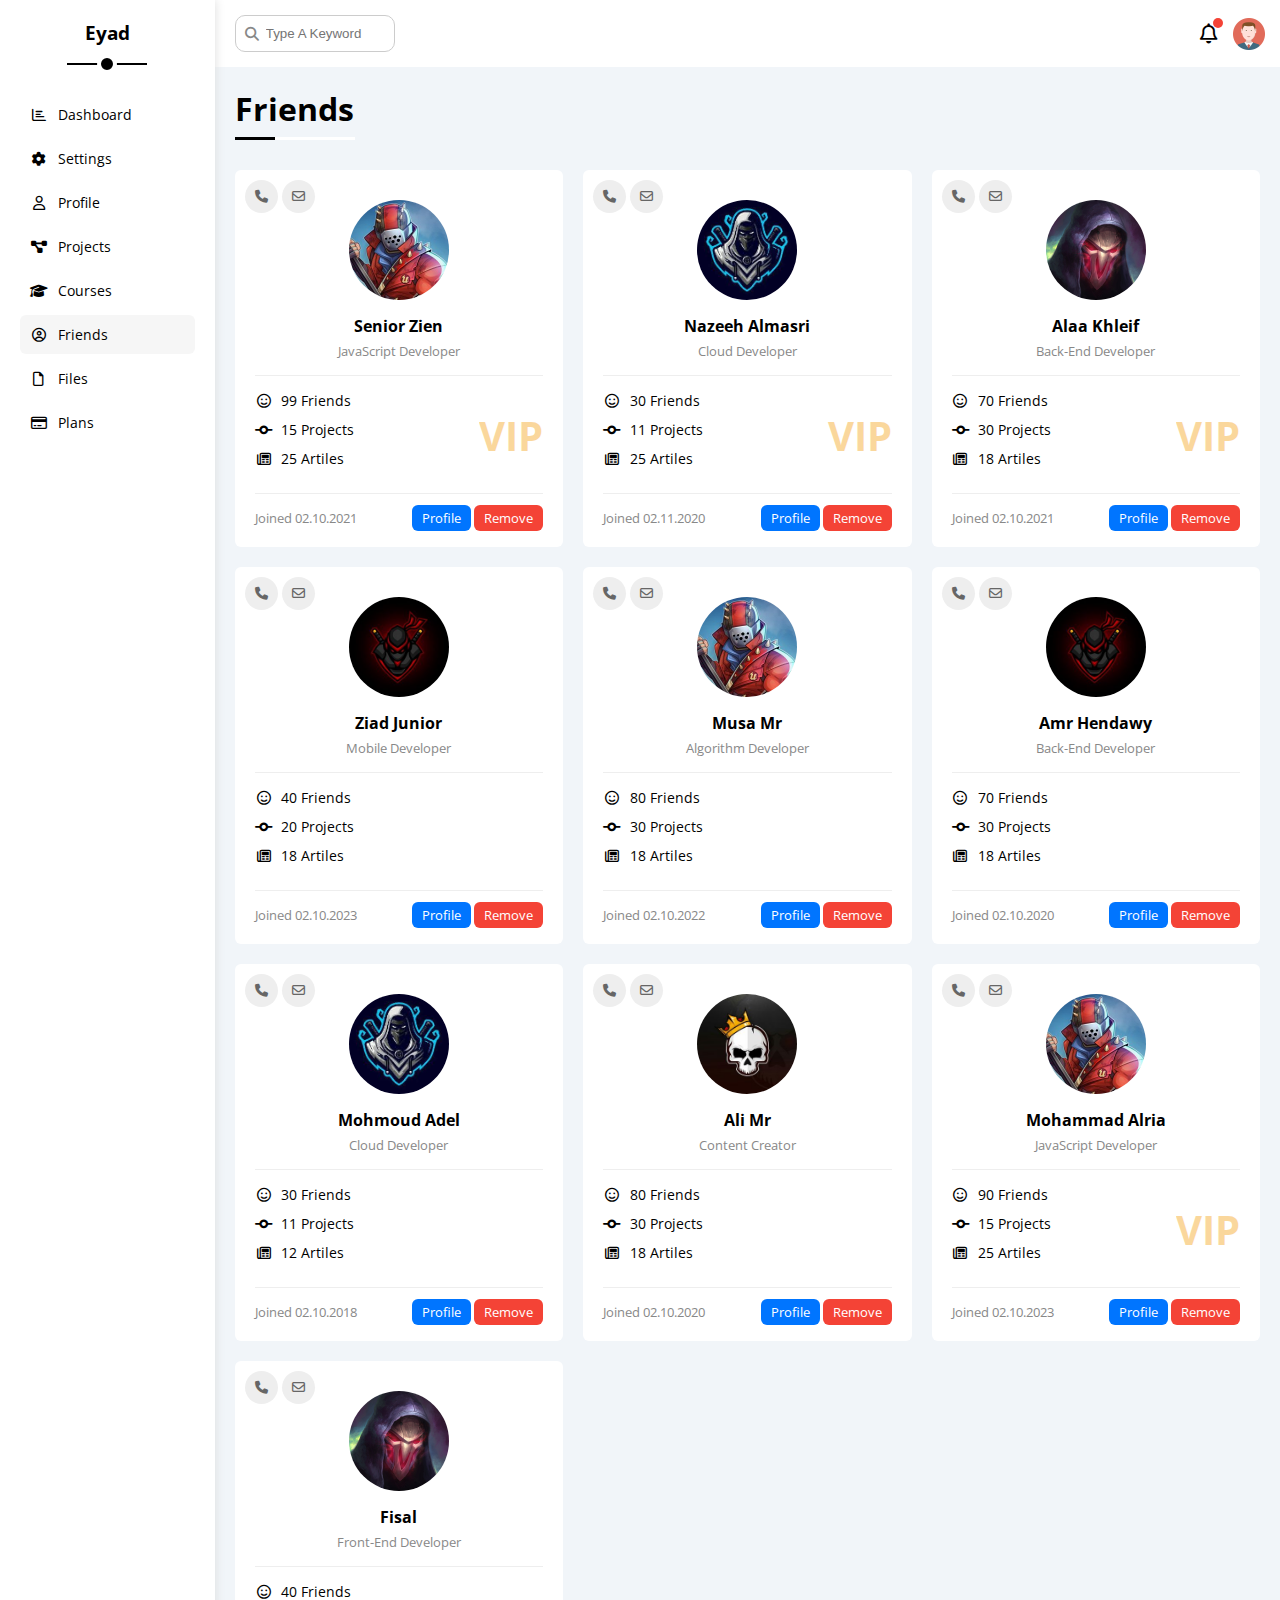
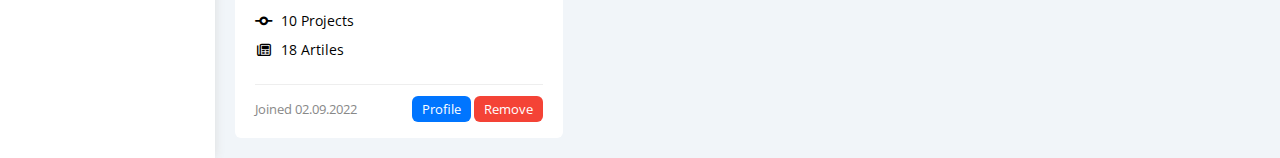
<file: friends.html>
<!DOCTYPE html>
<html lang="en">

<head>
    <meta charset="UTF-8">
    <meta http-equiv="X-UA-Compatible" content="IE=edge">
    <meta name="viewport" content="width=device-width, initial-scale=1.0">
    <link rel="stylesheet" href="css/all.min.css">
    <link rel="stylesheet" href="css/framework.css">
    <link rel="stylesheet" href="css/master.css">
    <link rel="preconnect" href="https://fonts.googleapis.com">
    <link rel="preconnect" href="https://fonts.gstatic.com" crossorigin>
    <link href="https://fonts.googleapis.com/css2?family=Open+Sans:wght@300;500&display=swap" rel="stylesheet">
    <title>Friends</title>
</head>

<body>
    <div class="page d-flex">
        <div class="sidebar bg-white p-20 p-relative">
            <h3 class="p-relative txt-c mt-0">Eyad</h3>
            <ul>
                <li>
                    <a class="d-flex align-center fs-14 c-black rad-6 p-10" href="index.html">
                        <i class="fa-regular fa-chart-bar fa-fw"></i>
                        <span>Dashboard</span>
                    </a>
                </li>
                <li>
                    <a class="d-flex align-center fs-14 c-black rad-6 p-10" href="settings.html">
                        <i class="fa-solid fa-gear fa-fw"></i>
                        <span>Settings</span>
                    </a>
                </li>
                <li>
                    <a class="d-flex align-center fs-14 c-black rad-6 p-10" href="profile.html">
                        <i class="fa-regular fa-user fa-fw"></i>
                        <span>Profile</span>
                    </a>
                </li>
                <li>
                    <a class="d-flex align-center fs-14 c-black rad-6 p-10" href="projects.html">
                        <i class="fa-solid fa-diagram-project fa-fw"></i>
                        <span>Projects</span>
                    </a>
                </li>
                <li>
                    <a class="d-flex align-center fs-14 c-black rad-6 p-10" href="courses.html">
                        <i class="fa-solid fa-graduation-cap fa-fw"></i>
                        <span>Courses</span>
                    </a>
                </li>
                <li>
                    <a class="active d-flex align-center fs-14 c-black rad-6 p-10" href="friends.html">
                        <i class="fa-regular fa-circle-user fa-fw"></i>
                        <span>Friends</span>
                    </a>
                </li>
                <li>
                    <a class="d-flex align-center fs-14 c-black rad-6 p-10" href="files.html">
                        <i class="fa-regular fa-file fa-fw"></i>
                        <span>Files</span>
                    </a>
                </li>
                <li>
                    <a class="d-flex align-center fs-14 c-black rad-6 p-10" href="plans.html">
                        <i class="fa-regular fa-credit-card fa-fw"></i>
                        <span>Plans</span>
                    </a>
                </li>
            </ul>
        </div>
        <div class="content w-full">
            <!-- Start Head -->
            <div class="head bg-white p-15 between-flex">
                <div class="search p-relative">
                    <input class="p-10" type="search" placeholder="Type A Keyword">
                </div>
                <div class="icons d-flex align-center">
                    <span class="notification p-relative">
                        <i class="fa-regular fa-bell fa-lg"></i>
                    </span>
                    <img src="images/avatar.png" alt="">
                </div>
            </div>
            <!-- End Head -->
            <h1 class="p-relative">Friends</h1>
            <div class="friends-page d-grid m-20 gap-20">
                <div class="friend bg-white rad-6 p-20 p-relative">
                    <div class="contact">
                        <i class="fa-solid fa-phone"></i>
                        <i class="fa-regular fa-envelope"></i>
                    </div>
                    <div class="txt-c">
                        <img class="rad-half mt-10 mb-10 w-100 h-100" src="images/friend-01.jpg" alt="">
                        <h4 class="m-0">Senior Zien</h4>
                        <p class="c-grey fs-13 mt-5 mb-0">JavaScript Developer</p>
                    </div>
                    <div class="icons fs-14 p-relative">
                        <div class="mb-10">
                            <i class="fa-regular fa-face-smile fa-fw"></i>
                            <span>99 Friends</span>
                        </div>
                        <div class="mb-10">
                            <i class="fa-solid fa-code-commit fa-fw"></i>
                            <span>15 Projects</span>
                        </div>
                        <div class="mb-10">
                            <i class="fa-regular fa-newspaper fa-fw"></i>
                            <span>25 Artiles</span>
                        </div>
                        <span class="vip fw-bold c-orange">VIP</span>
                    </div>
                    <div class="info between-flex fs-13">
                        <span class="c-grey">Joined 02.10.2021</span>
                        <div>
                            <a class="bg-blue c-white btn-shape" href="profile.html">Profile</a>
                            <a class="bg-red c-white btn-shape" href="#">Remove</a>
                        </div>
                    </div>
                </div>
                <div class="friend bg-white rad-6 p-20 p-relative">
                    <div class="contact">
                        <i class="fa-solid fa-phone"></i>
                        <i class="fa-regular fa-envelope"></i>
                    </div>
                    <div class="txt-c">
                        <img class="rad-half mt-10 mb-10 w-100 h-100" src="images/friend-02.jpg" alt="">
                        <h4 class="m-0">Nazeeh Almasri</h4>
                        <p class="c-grey fs-13 mt-5 mb-0">Cloud Developer</p>
                    </div>
                    <div class="icons fs-14 p-relative">
                        <div class="mb-10">
                            <i class="fa-regular fa-face-smile fa-fw"></i>
                            <span>30 Friends</span>
                        </div>
                        <div class="mb-10">
                            <i class="fa-solid fa-code-commit fa-fw"></i>
                            <span>11 Projects</span>
                        </div>
                        <div class="mb-10">
                            <i class="fa-regular fa-newspaper fa-fw"></i>
                            <span>25 Artiles</span>
                        </div>
                        <span class="vip fw-bold c-orange">VIP</span>
                    </div>
                    <div class="info between-flex fs-13">
                        <span class="c-grey">Joined 02.11.2020</span>
                        <div>
                            <a class="bg-blue c-white btn-shape" href="profile.html">Profile</a>
                            <a class="bg-red c-white btn-shape" href="#">Remove</a>
                        </div>
                    </div>
                </div>
                <div class="friend bg-white rad-6 p-20 p-relative">
                    <div class="contact">
                        <i class="fa-solid fa-phone"></i>
                        <i class="fa-regular fa-envelope"></i>
                    </div>
                    <div class="txt-c">
                        <img class="rad-half mt-10 mb-10 w-100 h-100" src="images/friend-03.jpg" alt="">
                        <h4 class="m-0">Alaa Khleif</h4>
                        <p class="c-grey fs-13 mt-5 mb-0">Back-End Developer</p>
                    </div>
                    <div class="icons fs-14 p-relative">
                        <div class="mb-10">
                            <i class="fa-regular fa-face-smile fa-fw"></i>
                            <span>70 Friends</span>
                        </div>
                        <div class="mb-10">
                            <i class="fa-solid fa-code-commit fa-fw"></i>
                            <span>30 Projects</span>
                        </div>
                        <div class="mb-10">
                            <i class="fa-regular fa-newspaper fa-fw"></i>
                            <span>18 Artiles</span>
                        </div>
                        <span class="vip fw-bold c-orange">VIP</span>
                    </div>
                    <div class="info between-flex fs-13">
                        <span class="c-grey">Joined 02.10.2021</span>
                        <div>
                            <a class="bg-blue c-white btn-shape" href="profile.html">Profile</a>
                            <a class="bg-red c-white btn-shape" href="#">Remove</a>
                        </div>
                    </div>
                </div>
                <div class="friend bg-white rad-6 p-20 p-relative">
                    <div class="contact">
                        <i class="fa-solid fa-phone"></i>
                        <i class="fa-regular fa-envelope"></i>
                    </div>
                    <div class="txt-c">
                        <img class="rad-half mt-10 mb-10 w-100 h-100" src="images/friend-04.jpg" alt="">
                        <h4 class="m-0">Ziad Junior</h4>
                        <p class="c-grey fs-13 mt-5 mb-0">Mobile Developer</p>
                    </div>
                    <div class="icons fs-14 p-relative">
                        <div class="mb-10">
                            <i class="fa-regular fa-face-smile fa-fw"></i>
                            <span>40 Friends</span>
                        </div>
                        <div class="mb-10">
                            <i class="fa-solid fa-code-commit fa-fw"></i>
                            <span>20 Projects</span>
                        </div>
                        <div class="mb-10">
                            <i class="fa-regular fa-newspaper fa-fw"></i>
                            <span>18 Artiles</span>
                        </div>
                    </div>
                    <div class="info between-flex fs-13">
                        <span class="c-grey">Joined 02.10.2023</span>
                        <div>
                            <a class="bg-blue c-white btn-shape" href="profile.html">Profile</a>
                            <a class="bg-red c-white btn-shape" href="#">Remove</a>
                        </div>
                    </div>
                </div>
                <div class="friend bg-white rad-6 p-20 p-relative">
                    <div class="contact">
                        <i class="fa-solid fa-phone"></i>
                        <i class="fa-regular fa-envelope"></i>
                    </div>
                    <div class="txt-c">
                        <img class="rad-half mt-10 mb-10 w-100 h-100" src="images/friend-01.jpg" alt="">
                        <h4 class="m-0">Musa Mr</h4>
                        <p class="c-grey fs-13 mt-5 mb-0">Algorithm Developer</p>
                    </div>
                    <div class="icons fs-14 p-relative">
                        <div class="mb-10">
                            <i class="fa-regular fa-face-smile fa-fw"></i>
                            <span>80 Friends</span>
                        </div>
                        <div class="mb-10">
                            <i class="fa-solid fa-code-commit fa-fw"></i>
                            <span>30 Projects</span>
                        </div>
                        <div class="mb-10">
                            <i class="fa-regular fa-newspaper fa-fw"></i>
                            <span>18 Artiles</span>
                        </div>
                    </div>
                    <div class="info between-flex fs-13">
                        <span class="c-grey">Joined 02.10.2022</span>
                        <div>
                            <a class="bg-blue c-white btn-shape" href="profile.html">Profile</a>
                            <a class="bg-red c-white btn-shape" href="#">Remove</a>
                        </div>
                    </div>
                </div>
                <div class="friend bg-white rad-6 p-20 p-relative">
                    <div class="contact">
                        <i class="fa-solid fa-phone"></i>
                        <i class="fa-regular fa-envelope"></i>
                    </div>
                    <div class="txt-c">
                        <img class="rad-half mt-10 mb-10 w-100 h-100" src="images/friend-04.jpg" alt="">
                        <h4 class="m-0">Amr Hendawy</h4>
                        <p class="c-grey fs-13 mt-5 mb-0">Back-End Developer</p>
                    </div>
                    <div class="icons fs-14 p-relative">
                        <div class="mb-10">
                            <i class="fa-regular fa-face-smile fa-fw"></i>
                            <span>70 Friends</span>
                        </div>
                        <div class="mb-10">
                            <i class="fa-solid fa-code-commit fa-fw"></i>
                            <span>30 Projects</span>
                        </div>
                        <div class="mb-10">
                            <i class="fa-regular fa-newspaper fa-fw"></i>
                            <span>18 Artiles</span>
                        </div>
                    </div>
                    <div class="info between-flex fs-13">
                        <span class="c-grey">Joined 02.10.2020</span>
                        <div>
                            <a class="bg-blue c-white btn-shape" href="profile.html">Profile</a>
                            <a class="bg-red c-white btn-shape" href="#">Remove</a>
                        </div>
                    </div>
                </div>
                <div class="friend bg-white rad-6 p-20 p-relative">
                    <div class="contact">
                        <i class="fa-solid fa-phone"></i>
                        <i class="fa-regular fa-envelope"></i>
                    </div>
                    <div class="txt-c">
                        <img class="rad-half mt-10 mb-10 w-100 h-100" src="images/friend-02.jpg" alt="">
                        <h4 class="m-0">Mohmoud Adel</h4>
                        <p class="c-grey fs-13 mt-5 mb-0">Cloud Developer</p>
                    </div>
                    <div class="icons fs-14 p-relative">
                        <div class="mb-10">
                            <i class="fa-regular fa-face-smile fa-fw"></i>
                            <span>30 Friends</span>
                        </div>
                        <div class="mb-10">
                            <i class="fa-solid fa-code-commit fa-fw"></i>
                            <span>11 Projects</span>
                        </div>
                        <div class="mb-10">
                            <i class="fa-regular fa-newspaper fa-fw"></i>
                            <span>12 Artiles</span>
                        </div>
                    </div>
                    <div class="info between-flex fs-13">
                        <span class="c-grey">Joined 02.10.2018</span>
                        <div>
                            <a class="bg-blue c-white btn-shape" href="profile.html">Profile</a>
                            <a class="bg-red c-white btn-shape" href="#">Remove</a>
                        </div>
                    </div>
                </div>
                <div class="friend bg-white rad-6 p-20 p-relative">
                    <div class="contact">
                        <i class="fa-solid fa-phone"></i>
                        <i class="fa-regular fa-envelope"></i>
                    </div>
                    <div class="txt-c">
                        <img class="rad-half mt-10 mb-10 w-100 h-100" src="images/friend-05.jpg" alt="">
                        <h4 class="m-0">Ali Mr</h4>
                        <p class="c-grey fs-13 mt-5 mb-0">Content Creator</p>
                    </div>
                    <div class="icons fs-14 p-relative">
                        <div class="mb-10">
                            <i class="fa-regular fa-face-smile fa-fw"></i>
                            <span>80 Friends</span>
                        </div>
                        <div class="mb-10">
                            <i class="fa-solid fa-code-commit fa-fw"></i>
                            <span>30 Projects</span>
                        </div>
                        <div class="mb-10">
                            <i class="fa-regular fa-newspaper fa-fw"></i>
                            <span>18 Artiles</span>
                        </div>
                    </div>
                    <div class="info between-flex fs-13">
                        <span class="c-grey">Joined 02.10.2020</span>
                        <div>
                            <a class="bg-blue c-white btn-shape" href="profile.html">Profile</a>
                            <a class="bg-red c-white btn-shape" href="#">Remove</a>
                        </div>
                    </div>
                </div>
                <div class="friend bg-white rad-6 p-20 p-relative">
                    <div class="contact">
                        <i class="fa-solid fa-phone"></i>
                        <i class="fa-regular fa-envelope"></i>
                    </div>
                    <div class="txt-c">
                        <img class="rad-half mt-10 mb-10 w-100 h-100" src="images/friend-01.jpg" alt="">
                        <h4 class="m-0">Mohammad Alria</h4>
                        <p class="c-grey fs-13 mt-5 mb-0">JavaScript Developer</p>
                    </div>
                    <div class="icons fs-14 p-relative">
                        <div class="mb-10">
                            <i class="fa-regular fa-face-smile fa-fw"></i>
                            <span>90 Friends</span>
                        </div>
                        <div class="mb-10">
                            <i class="fa-solid fa-code-commit fa-fw"></i>
                            <span>15 Projects</span>
                        </div>
                        <div class="mb-10">
                            <i class="fa-regular fa-newspaper fa-fw"></i>
                            <span>25 Artiles</span>
                        </div>
                        <span class="vip fw-bold c-orange">VIP</span>
                    </div>
                    <div class="info between-flex fs-13">
                        <span class="c-grey">Joined 02.10.2023</span>
                        <div>
                            <a class="bg-blue c-white btn-shape" href="profile.html">Profile</a>
                            <a class="bg-red c-white btn-shape" href="#">Remove</a>
                        </div>
                    </div>
                </div>
                <div class="friend bg-white rad-6 p-20 p-relative">
                    <div class="contact">
                        <i class="fa-solid fa-phone"></i>
                        <i class="fa-regular fa-envelope"></i>
                    </div>
                    <div class="txt-c">
                        <img class="rad-half mt-10 mb-10 w-100 h-100" src="images/friend-03.jpg" alt="">
                        <h4 class="m-0">Fisal</h4>
                        <p class="c-grey fs-13 mt-5 mb-0">Front-End Developer</p>
                    </div>
                    <div class="icons fs-14 p-relative">
                        <div class="mb-10">
                            <i class="fa-regular fa-face-smile fa-fw"></i>
                            <span>40 Friends</span>
                        </div>
                        <div class="mb-10">
                            <i class="fa-solid fa-code-commit fa-fw"></i>
                            <span>10 Projects</span>
                        </div>
                        <div class="mb-10">
                            <i class="fa-regular fa-newspaper fa-fw"></i>
                            <span>18 Artiles</span>
                        </div>
                    </div>
                    <div class="info between-flex fs-13">
                        <span class="c-grey">Joined 02.09.2022</span>
                        <div>
                            <a class="bg-blue c-white btn-shape" href="profile.html">Profile</a>
                            <a class="bg-red c-white btn-shape" href="#">Remove</a>
                        </div>
                    </div>
                </div>
            </div>
        </div>
    </div>
    </div>
</body>

</html>
</file>
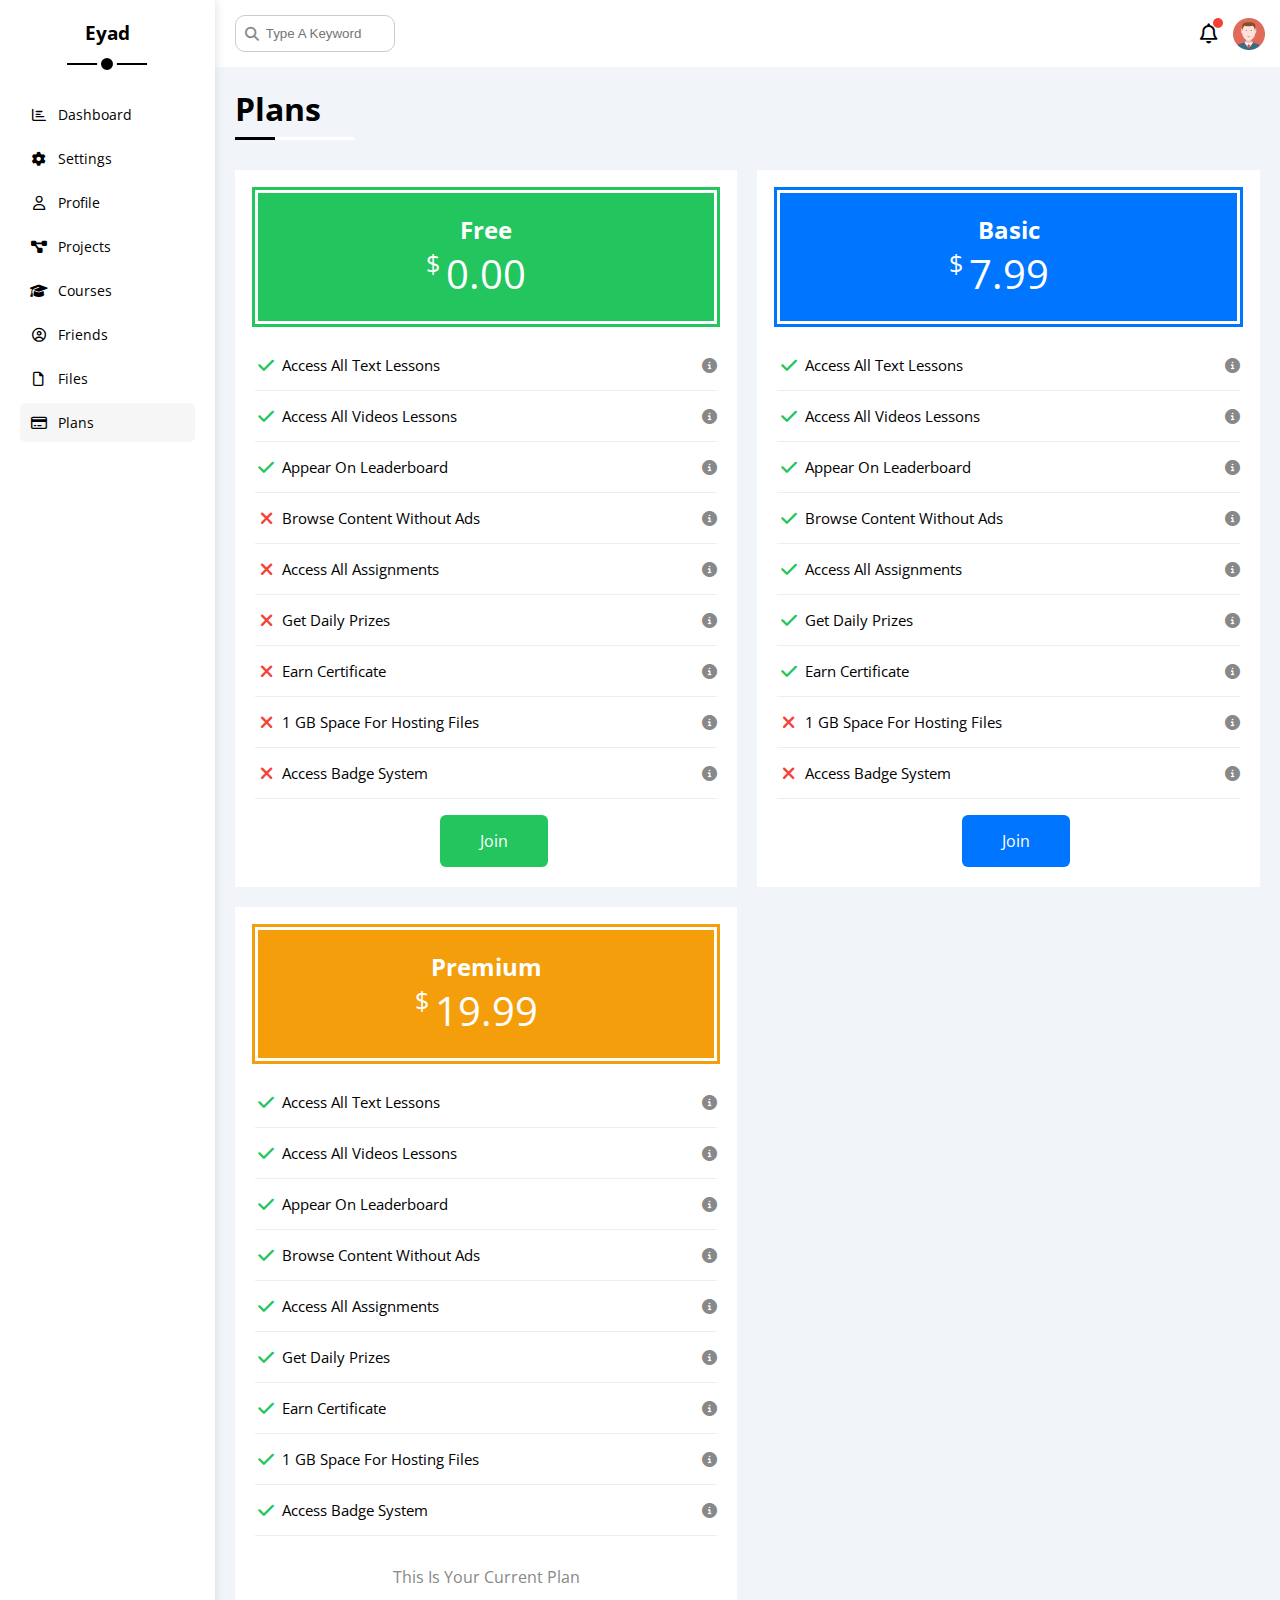
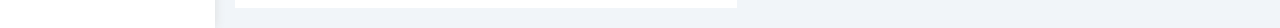
<file: plans.html>
<!DOCTYPE html>
<html lang="en">

<head>
    <meta charset="UTF-8">
    <meta http-equiv="X-UA-Compatible" content="IE=edge">
    <meta name="viewport" content="width=device-width, initial-scale=1.0">
    <link rel="stylesheet" href="css/all.min.css">
    <link rel="stylesheet" href="css/framework.css">
    <link rel="stylesheet" href="css/master.css">
    <link rel="preconnect" href="https://fonts.googleapis.com">
    <link rel="preconnect" href="https://fonts.gstatic.com" crossorigin>
    <link href="https://fonts.googleapis.com/css2?family=Open+Sans:wght@300;500&display=swap" rel="stylesheet">
    <title>Plans</title>
</head>

<body>
    <div class="page d-flex">
        <div class="sidebar bg-white p-20 p-relative">
            <h3 class="p-relative txt-c mt-0">Eyad</h3>
            <ul>
                <li>
                    <a class="d-flex align-center fs-14 c-black rad-6 p-10" href="index.html">
                        <i class="fa-regular fa-chart-bar fa-fw"></i>
                        <span>Dashboard</span>
                    </a>
                </li>
                <li>
                    <a class="d-flex align-center fs-14 c-black rad-6 p-10" href="settings.html">
                        <i class="fa-solid fa-gear fa-fw"></i>
                        <span>Settings</span>
                    </a>
                </li>
                <li>
                    <a class="d-flex align-center fs-14 c-black rad-6 p-10" href="profile.html">
                        <i class="fa-regular fa-user fa-fw"></i>
                        <span>Profile</span>
                    </a>
                </li>
                <li>
                    <a class="d-flex align-center fs-14 c-black rad-6 p-10" href="projects.html">
                        <i class="fa-solid fa-diagram-project fa-fw"></i>
                        <span>Projects</span>
                    </a>
                </li>
                <li>
                    <a class="d-flex align-center fs-14 c-black rad-6 p-10" href="courses.html">
                        <i class="fa-solid fa-graduation-cap fa-fw"></i>
                        <span>Courses</span>
                    </a>
                </li>
                <li>
                    <a class="d-flex align-center fs-14 c-black rad-6 p-10" href="friends.html">
                        <i class="fa-regular fa-circle-user fa-fw"></i>
                        <span>Friends</span>
                    </a>
                </li>
                <li>
                    <a class="d-flex align-center fs-14 c-black rad-6 p-10" href="files.html">
                        <i class="fa-regular fa-file fa-fw"></i>
                        <span>Files</span>
                    </a>
                </li>
                <li>
                    <a class="active d-flex align-center fs-14 c-black rad-6 p-10" href="plans.html">
                        <i class="fa-regular fa-credit-card fa-fw"></i>
                        <span>Plans</span>
                    </a>
                </li>
            </ul>
        </div>
        <div class="content w-full">
            <!-- Start Head -->
            <div class="head bg-white p-15 between-flex">
                <div class="search p-relative">
                    <input class="p-10" type="search" placeholder="Type A Keyword">
                </div>
                <div class="icons d-flex align-center">
                    <span class="notification p-relative">
                        <i class="fa-regular fa-bell fa-lg"></i>
                    </span>
                    <img src="images/avatar.png" alt="">
                </div>
            </div>
            <!-- End Head -->
            <h1 class="p-relative">Plans</h1>
            <div class="plans-page d-grid m-20 gap-20">
                <div class="plan green bg-white p-20">
                    <div class="top bg-green txt-c p-20">
                        <h2 class="m-0 c-white">Free</h2>
                        <div class="price c-white"><span>$</span>0.00</div>
                    </div>
                    <ul>
                        <li>
                            <i class="fa-solid fa-check fa-fw yes"></i>
                            <span>Access All Text Lessons</span>
                            <i class="fa-solid fa-circle-info help"></i>
                        </li>
                        <li>
                            <i class="fa-solid fa-check fa-fw yes"></i>
                            <span>Access All Videos Lessons</span>
                            <i class="fa-solid fa-circle-info help"></i>
                        </li>
                        <li>
                            <i class="fa-solid fa-check fa-fw yes"></i>
                            <span>Appear On Leaderboard</span>
                            <i class="fa-solid fa-circle-info help"></i>
                        </li>
                        <li>
                            <i class="fa-solid fa-xmark fa-fw"></i>
                            <span>Browse Content Without Ads</span>
                            <i class="fa-solid fa-circle-info help"></i>
                        </li>
                        <li>
                            <i class="fa-solid fa-xmark fa-fw"></i>
                            <span>Access All Assignments</span>
                            <i class="fa-solid fa-circle-info help"></i>
                        </li>
                        <li>
                            <i class="fa-solid fa-xmark fa-fw"></i>
                            <span>Get Daily Prizes</span>
                            <i class="fa-solid fa-circle-info help"></i>
                        </li>
                        <li>
                            <i class="fa-solid fa-xmark fa-fw"></i>
                            <span>Earn Certificate</span>
                            <i class="fa-solid fa-circle-info help"></i>
                        </li>
                        <li>
                            <i class="fa-solid fa-xmark fa-fw"></i>
                            <span>1 GB Space For Hosting Files</span>
                            <i class="fa-solid fa-circle-info help"></i>
                        </li>
                        <li>
                            <i class="fa-solid fa-xmark fa-fw"></i>
                            <span>Access Badge System</span>
                            <i class="fa-solid fa-circle-info help"></i>
                        </li>
                    </ul>
                    <a href="#" class="btn-shape bg-green c-white d-block w-fit">Join</a>
                </div>
                <!-- Start Plan -->
                <div class="plan blue bg-white p-20">
                    <div class="top bg-blue txt-c p-20">
                        <h2 class="m-0 c-white">Basic</h2>
                        <div class="price c-white"><span>$</span>7.99</div>
                    </div>
                    <ul class="list-none p-0">
                        <li>
                            <i class="fa-solid fa-check fa-fw yes"></i>
                            <span>Access All Text Lessons</span>
                            <i class="fa-solid fa-circle-info help"></i>
                        </li>
                        <li>
                            <i class="fa-solid fa-check fa-fw yes"></i>
                            <span>Access All Videos Lessons</span>
                            <i class="fa-solid fa-circle-info help"></i>
                        </li>
                        <li>
                            <i class="fa-solid fa-check fa-fw yes"></i>
                            <span>Appear On Leaderboard</span>
                            <i class="fa-solid fa-circle-info help"></i>
                        </li>
                        <li>
                            <i class="fa-solid fa-check fa-fw yes"></i>
                            <span>Browse Content Without Ads</span>
                            <i class="fa-solid fa-circle-info help"></i>
                        </li>
                        <li>
                            <i class="fa-solid fa-check fa-fw yes"></i>
                            <span>Access All Assignments</span>
                            <i class="fa-solid fa-circle-info help"></i>
                        </li>
                        <li>
                            <i class="fa-solid fa-check fa-fw yes"></i>
                            <span>Get Daily Prizes</span>
                            <i class="fa-solid fa-circle-info help"></i>
                        </li>
                        <li>
                            <i class="fa-solid fa-check fa-fw yes"></i>
                            <span>Earn Certificate</span>
                            <i class="fa-solid fa-circle-info help"></i>
                        </li>
                        <li>
                            <i class="fa-solid fa-xmark fa-fw"></i>
                            <span>1 GB Space For Hosting Files</span>
                            <i class="fa-solid fa-circle-info help"></i>
                        </li>
                        <li>
                            <i class="fa-solid fa-xmark fa-fw"></i>
                            <span>Access Badge System</span>
                            <i class="fa-solid fa-circle-info help"></i>
                        </li>
                    </ul>
                    <a href="#" class="btn-shape bg-blue c-white d-block w-fit">Join</a>
                </div>
                <!-- End Plan -->
                <!-- Start Plan -->
                <div class="plan orange bg-white p-20">
                    <div class="top bg-orange txt-c p-20">
                        <h2 class="m-0 c-white">Premium</h2>
                        <div class="price c-white"><span>$</span>19.99</div>
                    </div>
                    <ul class="list-none p-0">
                        <li>
                            <i class="fa-solid fa-check fa-fw yes"></i>
                            <span>Access All Text Lessons</span>
                            <i class="fa-solid fa-circle-info help"></i>
                        </li>
                        <li>
                            <i class="fa-solid fa-check fa-fw yes"></i>
                            <span>Access All Videos Lessons</span>
                            <i class="fa-solid fa-circle-info help"></i>
                        </li>
                        <li>
                            <i class="fa-solid fa-check fa-fw yes"></i>
                            <span>Appear On Leaderboard</span>
                            <i class="fa-solid fa-circle-info help"></i>
                        </li>
                        <li>
                            <i class="fa-solid fa-check fa-fw yes"></i>
                            <span>Browse Content Without Ads</span>
                            <i class="fa-solid fa-circle-info help"></i>
                        </li>
                        <li>
                            <i class="fa-solid fa-check fa-fw yes"></i>
                            <span>Access All Assignments</span>
                            <i class="fa-solid fa-circle-info help"></i>
                        </li>
                        <li>
                            <i class="fa-solid fa-check fa-fw yes"></i>
                            <span>Get Daily Prizes</span>
                            <i class="fa-solid fa-circle-info help"></i>
                        </li>
                        <li>
                            <i class="fa-solid fa-check fa-fw yes"></i>
                            <span>Earn Certificate</span>
                            <i class="fa-solid fa-circle-info help"></i>
                        </li>
                        <li>
                            <i class="fa-solid fa-check fa-fw yes"></i>
                            <span>1 GB Space For Hosting Files</span>
                            <i class="fa-solid fa-circle-info help"></i>
                        </li>
                        <li>
                            <i class="fa-solid fa-check fa-fw yes"></i>
                            <span>Access Badge System</span>
                            <i class="fa-solid fa-circle-info help"></i>
                        </li>
                    </ul>
                    <p class="c-grey m-0 txt-c mt-30">This Is Your Current Plan</p>
                </div>
                <!-- End Plan -->
            </div>
        </div>
    </div>
    </div>
</body>

</html>
</file>
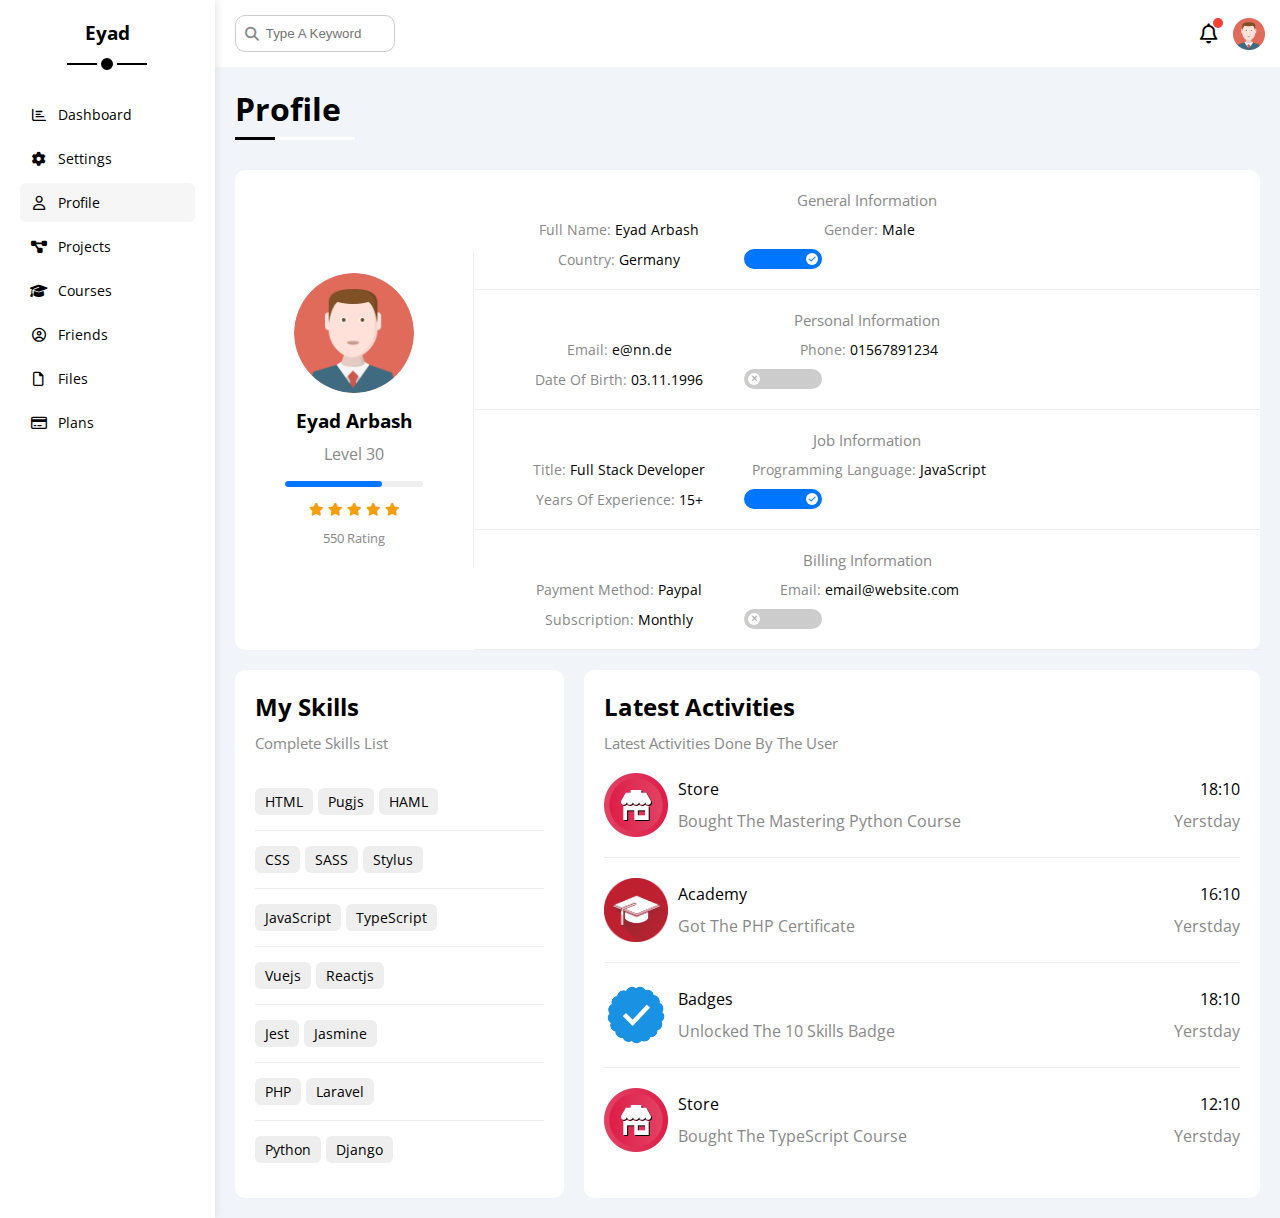
<file: profile.html>
<!DOCTYPE html>
<html lang="en">

<head>
    <meta charset="UTF-8">
    <meta http-equiv="X-UA-Compatible" content="IE=edge">
    <meta name="viewport" content="width=device-width, initial-scale=1.0">
    <link rel="stylesheet" href="css/all.min.css">
    <link rel="stylesheet" href="css/framework.css">
    <link rel="stylesheet" href="css/master.css">
    <link rel="preconnect" href="https://fonts.googleapis.com">
    <link rel="preconnect" href="https://fonts.gstatic.com" crossorigin>
    <link href="https://fonts.googleapis.com/css2?family=Open+Sans:wght@300;500&display=swap" rel="stylesheet">
    <title>Profile</title>
</head>

<body>
    <div class="page d-flex">
        <div class="sidebar bg-white p-20 p-relative">
            <h3 class="p-relative txt-c mt-0">Eyad</h3>
            <ul>
                <li>
                    <a class="d-flex align-center fs-14 c-black rad-6 p-10" href="index.html">
                        <i class="fa-regular fa-chart-bar fa-fw"></i>
                        <span>Dashboard</span>
                    </a>
                </li>
                <li>
                    <a class="d-flex align-center fs-14 c-black rad-6 p-10" href="settings.html">
                        <i class="fa-solid fa-gear fa-fw"></i>
                        <span>Settings</span>
                    </a>
                </li>
                <li>
                    <a class="active d-flex align-center fs-14 c-black rad-6 p-10" href="profile.html">
                        <i class="fa-regular fa-user fa-fw"></i>
                        <span>Profile</span>
                    </a>
                </li>
                <li>
                    <a class="d-flex align-center fs-14 c-black rad-6 p-10" href="projects.html">
                        <i class="fa-solid fa-diagram-project fa-fw"></i>
                        <span>Projects</span>
                    </a>
                </li>
                <li>
                    <a class="d-flex align-center fs-14 c-black rad-6 p-10" href="courses.html">
                        <i class="fa-solid fa-graduation-cap fa-fw"></i>
                        <span>Courses</span>
                    </a>
                </li>
                <li>
                    <a class="d-flex align-center fs-14 c-black rad-6 p-10" href="friends.html">
                        <i class="fa-regular fa-circle-user fa-fw"></i>
                        <span>Friends</span>
                    </a>
                </li>
                <li>
                    <a class="d-flex align-center fs-14 c-black rad-6 p-10" href="files.html">
                        <i class="fa-regular fa-file fa-fw"></i>
                        <span>Files</span>
                    </a>
                </li>
                <li>
                    <a class="d-flex align-center fs-14 c-black rad-6 p-10" href="plans.html">
                        <i class="fa-regular fa-credit-card fa-fw"></i>
                        <span>Plans</span>
                    </a>
                </li>
            </ul>
        </div>
        <div class="content w-full">
            <!-- Start Head -->
            <div class="head bg-white p-15 between-flex">
                <div class="search p-relative">
                    <input class="p-10" type="search" placeholder="Type A Keyword">
                </div>
                <div class="icons d-flex align-center">
                    <span class="notification p-relative">
                        <i class="fa-regular fa-bell fa-lg"></i>
                    </span>
                    <img src="images/avatar.png" alt="">
                </div>
            </div>
            <!-- End Head -->
            <h1 class="p-relative">Profile</h1>
            <div class="profile-page m-20">
                <!-- Start Overview -->
                <div class="overview bg-white rad-10 d-flex align-center">
                    <div class="avatar-box txt-c p-20">
                        <img class="rad-half mb-10" src="images/avatar.png" alt="">
                        <h3 class="m-0">Eyad Arbash</h3>
                        <p class="c-grey mt-10">Level 30</p>
                        <div class="level rad-6 bg-eee p-relative">
                            <span style="width: 70%"></span>
                        </div>
                        <div class="rating mt-10 mb-10">
                            <i class="fa-solid fa-star c-orange fs-13"></i>
                            <i class="fa-solid fa-star c-orange fs-13"></i>
                            <i class="fa-solid fa-star c-orange fs-13"></i>
                            <i class="fa-solid fa-star c-orange fs-13"></i>
                            <i class="fa-solid fa-star c-orange fs-13"></i>
                        </div>
                        <p class="c-grey m-0 fs-13">550 Rating</p>
                    </div>
                    <div class="info-box w-full txt-c">
                        <!-- Start Information Row -->
                        <div class="box p-20 d-flex align-center">
                            <h4 class="c-grey fs-15 m-0 w-full">General Information</h4>
                            <div class="fs-14">
                                <span class="c-grey">Full Name:</span>
                                <span>Eyad Arbash</span>
                            </div>
                            <div class="fs-14">
                                <span class="c-grey">Gender:</span>
                                <span>Male</span>
                            </div>
                            <div class="fs-14">
                                <span class="c-grey">Country:</span>
                                <span>Germany</span>
                            </div>
                            <div class="fs-14">
                                <label>
                                    <input class="toggle-checkbox" type="checkbox" checked>
                                    <div class="toggle-switch"></div>
                                </label>
                            </div>
                        </div>
                        <!-- End Information Row -->
                        <!-- Start Information Row -->
                        <div class="box p-20 d-flex align-center">
                            <h4 class="c-grey fs-15 m-0 w-full">Personal Information</h4>
                            <div class="fs-14">
                                <span class="c-grey">Email:</span>
                                <span>e@nn.de</span>
                            </div>
                            <div class="fs-14">
                                <span class="c-grey">Phone:</span>
                                <span>01567891234</span>
                            </div>
                            <div class="fs-14">
                                <span class="c-grey">Date Of Birth:</span>
                                <span>03.11.1996</span>
                            </div>
                            <div class="fs-14">
                                <label>
                                    <input class="toggle-checkbox" type="checkbox">
                                    <div class="toggle-switch"></div>
                                </label>
                            </div>
                        </div>
                        <!-- End Information Row -->
                        <!-- Start Information Row -->
                        <div class="box p-20 d-flex align-center">
                            <h4 class="c-grey fs-15 m-0 w-full">Job Information</h4>
                            <div class="fs-14">
                                <span class="c-grey">Title:</span>
                                <span>Full Stack Developer</span>
                            </div>
                            <div class="fs-14">
                                <span class="c-grey">Programming Language:</span>
                                <span>JavaScript</span>
                            </div>
                            <div class="fs-14">
                                <span class="c-grey">Years Of Experience:</span>
                                <span>15+</span>
                            </div>
                            <div class="fs-14">
                                <label>
                                    <input class="toggle-checkbox" type="checkbox" checked>
                                    <div class="toggle-switch"></div>
                                </label>
                            </div>
                        </div>
                        <!-- End Information Row -->
                        <!-- Start Information Row -->
                        <div class="box p-20 d-flex align-center">
                            <h4 class="c-grey fs-15 m-0 w-full">Billing Information</h4>
                            <div class="fs-14">
                                <span class="c-grey">Payment Method:</span>
                                <span>Paypal</span>
                            </div>
                            <div class="fs-14">
                                <span class="c-grey">Email:</span>
                                <span>email@website.com</span>
                            </div>
                            <div class="fs-14">
                                <span class="c-grey">Subscription:</span>
                                <span>Monthly</span>
                            </div>
                            <div class="fs-14">
                                <label>
                                    <input class="toggle-checkbox" type="checkbox">
                                    <div class="toggle-switch"></div>
                                </label>
                            </div>
                        </div>
                        <!-- End Information Row -->
                    </div>
                </div>
                <!-- End Overview -->
                <!-- Start Other Data -->
                <div class="other-data d-flex gap-20">
                    <div class="skills-card p-20 bg-white rad-10 mt-20">
                        <h2 class="mt-0 mb-10">My Skills</h2>
                        <p class="mt-0 mb-20 c-grey fs-15">Complete Skills List</p>
                        <ul class="m-0 txt-c-mobile">
                            <li><span>HTML</span><span>Pugjs</span><span>HAML</span></li>
                            <li><span>CSS</span><span>SASS</span><span>Stylus</span></li>
                            <li><span>JavaScript</span><span>TypeScript</span></li>
                            <li><span>Vuejs</span><span>Reactjs</span></li>
                            <li><span>Jest</span><span>Jasmine</span></li>
                            <li><span>PHP</span><span>Laravel</span></li>
                            <li><span>Python</span><span>Django</span></li>
                        </ul>
                    </div>
                    <div class="activities p-20 bg-white rad-10 mt-20">
                        <h2 class="mt-0 mb-10">Latest Activities</h2>
                        <p class="mt-0 mb-20 c-grey fs-15">Latest Activities Done By The User</p>
                        <div class="activity d-flex align-center txt-c-mobile">
                            <img src="images/activity-01.png" alt="">
                            <div class="info">
                                <span class="d-block mb-10">Store</span>
                                <span class="c-grey">Bought The Mastering Python Course</span>
                            </div>
                            <div class="date">
                                <span class="d-block mb-10">18:10</span>
                                <span class="c-grey">Yerstday</span>
                            </div>
                        </div>
                        <div class="activity d-flex align-center txt-c-mobile">
                            <img src="images/activity-02.png" alt="">
                            <div class="info">
                                <span class="d-block mb-10">Academy</span>
                                <span class="c-grey">Got The PHP Certificate</span>
                            </div>
                            <div class="date">
                                <span class="d-block mb-10">16:10</span>
                                <span class="c-grey">Yerstday</span>
                            </div>
                        </div>
                        <div class="activity d-flex align-center txt-c-mobile">
                            <img src="images/activity-03.png" alt="">
                            <div class="info">
                                <span class="d-block mb-10">Badges</span>
                                <span class="c-grey">Unlocked The 10 Skills Badge</span>
                            </div>
                            <div class="date">
                                <span class="d-block mb-10">18:10</span>
                                <span class="c-grey">Yerstday</span>
                            </div>
                        </div>
                        <div class="activity d-flex align-center txt-c-mobile">
                            <img src="images/activity-01.png" alt="">
                            <div class="info">
                                <span class="d-block mb-10">Store</span>
                                <span class="c-grey">Bought The TypeScript Course</span>
                            </div>
                            <div class="date">
                                <span class="d-block mb-10">12:10</span>
                                <span class="c-grey">Yerstday</span>
                            </div>
                        </div>
                    </div>

                </div>
                <!-- End Other Data -->
            </div>
        </div>
    </div>
</body>

</html>
</file>
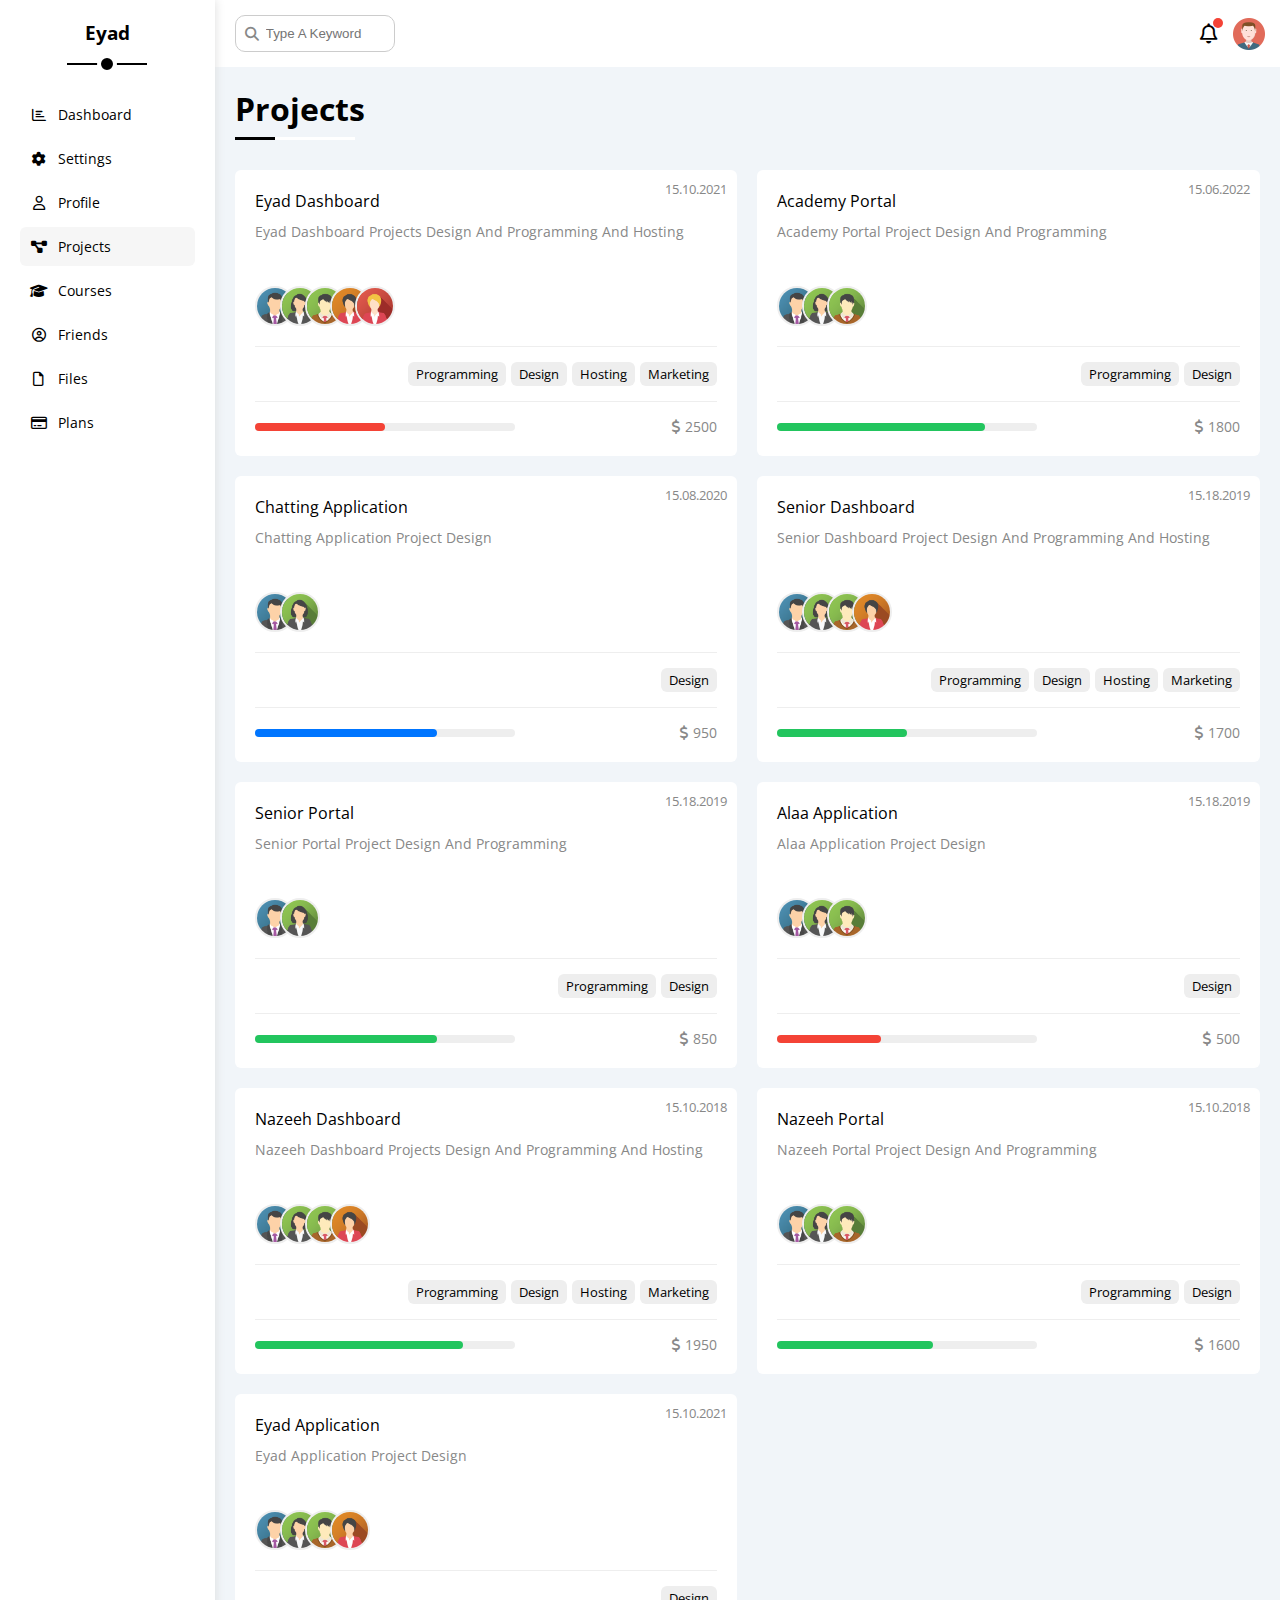
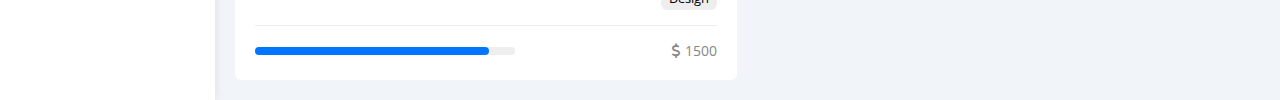
<file: projects.html>
<!DOCTYPE html>
<html lang="en">

<head>
    <meta charset="UTF-8">
    <meta http-equiv="X-UA-Compatible" content="IE=edge">
    <meta name="viewport" content="width=device-width, initial-scale=1.0">
    <link rel="stylesheet" href="css/all.min.css">
    <link rel="stylesheet" href="css/framework.css">
    <link rel="stylesheet" href="css/master.css">
    <link rel="preconnect" href="https://fonts.googleapis.com">
    <link rel="preconnect" href="https://fonts.gstatic.com" crossorigin>
    <link href="https://fonts.googleapis.com/css2?family=Open+Sans:wght@300;500&display=swap" rel="stylesheet">
    <title>Projects</title>
</head>

<body>
    <div class="page d-flex">
        <div class="sidebar bg-white p-20 p-relative">
            <h3 class="p-relative txt-c mt-0">Eyad</h3>
            <ul>
                <li>
                    <a class="d-flex align-center fs-14 c-black rad-6 p-10" href="index.html">
                        <i class="fa-regular fa-chart-bar fa-fw"></i>
                        <span>Dashboard</span>
                    </a>
                </li>
                <li>
                    <a class="d-flex align-center fs-14 c-black rad-6 p-10" href="settings.html">
                        <i class="fa-solid fa-gear fa-fw"></i>
                        <span>Settings</span>
                    </a>
                </li>
                <li>
                    <a class="d-flex align-center fs-14 c-black rad-6 p-10" href="profile.html">
                        <i class="fa-regular fa-user fa-fw"></i>
                        <span>Profile</span>
                    </a>
                </li>
                <li>
                    <a class="active d-flex align-center fs-14 c-black rad-6 p-10" href="projects.html">
                        <i class="fa-solid fa-diagram-project fa-fw"></i>
                        <span>Projects</span>
                    </a>
                </li>
                <li>
                    <a class="d-flex align-center fs-14 c-black rad-6 p-10" href="courses.html">
                        <i class="fa-solid fa-graduation-cap fa-fw"></i>
                        <span>Courses</span>
                    </a>
                </li>
                <li>
                    <a class="d-flex align-center fs-14 c-black rad-6 p-10" href="friends.html">
                        <i class="fa-regular fa-circle-user fa-fw"></i>
                        <span>Friends</span>
                    </a>
                </li>
                <li>
                    <a class="d-flex align-center fs-14 c-black rad-6 p-10" href="files.html">
                        <i class="fa-regular fa-file fa-fw"></i>
                        <span>Files</span>
                    </a>
                </li>
                <li>
                    <a class="d-flex align-center fs-14 c-black rad-6 p-10" href="plans.html">
                        <i class="fa-regular fa-credit-card fa-fw"></i>
                        <span>Plans</span>
                    </a>
                </li>
            </ul>
        </div>
        <div class="content w-full">
            <!-- Start Head -->
            <div class="head bg-white p-15 between-flex">
                <div class="search p-relative">
                    <input class="p-10" type="search" placeholder="Type A Keyword">
                </div>
                <div class="icons d-flex align-center">
                    <span class="notification p-relative">
                        <i class="fa-regular fa-bell fa-lg"></i>
                    </span>
                    <img src="images/avatar.png" alt="">
                </div>
            </div>
            <!-- End Head -->
            <h1 class="p-relative">Projects</h1>
            <div class="projects-page d-grid m-20 gap-20">
                <div class="project bg-white p-20 rad-6 p-relative">
                    <span class="date fs-13 c-grey">15.10.2021</span>
                    <h4 class="m-0">Eyad Dashboard</h4>
                    <p class="c-grey mt-10 mb-10 fs-14">Eyad Dashboard Projects Design And Programming And Hosting</p>
                    <div class="team">
                        <a href="#"><img src="images/team-01.png" alt=""></a>
                        <a href="#"><img src="images/team-02.png" alt=""></a>
                        <a href="#"><img src="images/team-03.png" alt=""></a>
                        <a href="#"><img src="images/team-04.png" alt=""></a>
                        <a href="#"><img src="images/team-05.png" alt=""></a>
                    </div>
                    <div class="do d-flex">
                        <span class="fs-13 rad-6 bg-eee">Programming</span>
                        <span class="fs-13 rad-6 bg-eee">Design</span>
                        <span class="fs-13 rad-6 bg-eee">Hosting</span>
                        <span class="fs-13 rad-6 bg-eee">Marketing</span>
                    </div>
                    <div class="info between-flex">
                        <div class="prog bg-eee">
                            <span class="bg-red" style="width: 50%"></span>
                        </div>
                        <div class="fs-14 c-grey">
                            <i class="fa-solid fa-dollar-sign"></i>
                            2500
                        </div>
                    </div>
                </div>
                <div class="project bg-white p-20 rad-6 p-relative">
                    <span class="date fs-13 c-grey">15.06.2022</span>
                    <h4 class="m-0">Academy Portal</h4>
                    <p class="c-grey mt-10 mb-10 fs-14">Academy Portal Project Design And Programming</p>
                    <div class="team">
                        <a href="#"><img src="images/team-01.png" alt=""></a>
                        <a href="#"><img src="images/team-02.png" alt=""></a>
                        <a href="#"><img src="images/team-03.png" alt=""></a>
                    </div>
                    <div class="do d-flex">
                        <span class="fs-13 rad-6 bg-eee">Programming</span>
                        <span class="fs-13 rad-6 bg-eee">Design</span>
                    </div>
                    <div class="info between-flex">
                        <div class="prog bg-eee">
                            <span class="bg-green" style="width: 80%"></span>
                        </div>
                        <div class="fs-14 c-grey">
                            <i class="fa-solid fa-dollar-sign"></i>
                            1800
                        </div>
                    </div>
                </div>
                <div class="project bg-white p-20 rad-6 p-relative">
                    <span class="date fs-13 c-grey">15.08.2020</span>
                    <h4 class="m-0">Chatting Application</h4>
                    <p class="c-grey mt-10 mb-10 fs-14">Chatting Application Project Design</p>
                    <div class="team">
                        <a href="#"><img src="images/team-01.png" alt=""></a>
                        <a href="#"><img src="images/team-02.png" alt=""></a>
                    </div>
                    <div class="do d-flex">
                        <span class="fs-13 rad-6 bg-eee">Design</span>
                    </div>
                    <div class="info between-flex">
                        <div class="prog bg-eee">
                            <span class="bg-blue" style="width: 70%"></span>
                        </div>
                        <div class="fs-14 c-grey">
                            <i class="fa-solid fa-dollar-sign"></i>
                            950
                        </div>
                    </div>
                </div>
                <div class="project bg-white p-20 rad-6 p-relative">
                    <span class="date fs-13 c-grey">15.18.2019</span>
                    <h4 class="m-0">Senior Dashboard</h4>
                    <p class="c-grey mt-10 mb-10 fs-14">Senior Dashboard Project Design And Programming And Hosting</p>
                    <div class="team">
                        <a href="#"><img src="images/team-01.png" alt=""></a>
                        <a href="#"><img src="images/team-02.png" alt=""></a>
                        <a href="#"><img src="images/team-03.png" alt=""></a>
                        <a href="#"><img src="images/team-04.png" alt=""></a>
                    </div>
                    <div class="do d-flex">
                        <span class="fs-13 rad-6 bg-eee">Programming</span>
                        <span class="fs-13 rad-6 bg-eee">Design</span>
                        <span class="fs-13 rad-6 bg-eee">Hosting</span>
                        <span class="fs-13 rad-6 bg-eee">Marketing</span>
                    </div>
                    <div class="info between-flex">
                        <div class="prog bg-eee">
                            <span class="bg-green" style="width: 50%"></span>
                        </div>
                        <div class="fs-14 c-grey">
                            <i class="fa-solid fa-dollar-sign"></i>
                            1700
                        </div>
                    </div>
                </div>
                <div class="project bg-white p-20 rad-6 p-relative">
                    <span class="date fs-13 c-grey">15.18.2019</span>
                    <h4 class="m-0">Senior Portal</h4>
                    <p class="c-grey mt-10 mb-10 fs-14">Senior Portal Project Design And Programming</p>
                    <div class="team">
                        <a href="#"><img src="images/team-01.png" alt=""></a>
                        <a href="#"><img src="images/team-02.png" alt=""></a>
                    </div>
                    <div class="do d-flex">
                        <span class="fs-13 rad-6 bg-eee">Programming</span>
                        <span class="fs-13 rad-6 bg-eee">Design</span>
                    </div>
                    <div class="info between-flex">
                        <div class="prog bg-eee">
                            <span class="bg-green" style="width: 70%"></span>
                        </div>
                        <div class="fs-14 c-grey">
                            <i class="fa-solid fa-dollar-sign"></i>
                            850
                        </div>
                    </div>
                </div>
                <div class="project bg-white p-20 rad-6 p-relative">
                    <span class="date fs-13 c-grey">15.18.2019</span>
                    <h4 class="m-0">Alaa Application</h4>
                    <p class="c-grey mt-10 mb-10 fs-14">Alaa Application Project Design</p>
                    <div class="team">
                        <a href="#"><img src="images/team-01.png" alt=""></a>
                        <a href="#"><img src="images/team-02.png" alt=""></a>
                        <a href="#"><img src="images/team-03.png" alt=""></a>
                    </div>
                    <div class="do d-flex">
                        <span class="fs-13 rad-6 bg-eee">Design</span>
                    </div>
                    <div class="info between-flex">
                        <div class="prog bg-eee">
                            <span class="bg-red" style="width: 40%"></span>
                        </div>
                        <div class="fs-14 c-grey">
                            <i class="fa-solid fa-dollar-sign"></i>
                            500
                        </div>
                    </div>
                </div>
                <div class="project bg-white p-20 rad-6 p-relative">
                    <span class="date fs-13 c-grey">15.10.2018</span>
                    <h4 class="m-0">Nazeeh Dashboard</h4>
                    <p class="c-grey mt-10 mb-10 fs-14">Nazeeh Dashboard Projects Design And Programming And Hosting</p>
                    <div class="team">
                        <a href="#"><img src="images/team-01.png" alt=""></a>
                        <a href="#"><img src="images/team-02.png" alt=""></a>
                        <a href="#"><img src="images/team-03.png" alt=""></a>
                        <a href="#"><img src="images/team-04.png" alt=""></a>
                    </div>
                    <div class="do d-flex">
                        <span class="fs-13 rad-6 bg-eee">Programming</span>
                        <span class="fs-13 rad-6 bg-eee">Design</span>
                        <span class="fs-13 rad-6 bg-eee">Hosting</span>
                        <span class="fs-13 rad-6 bg-eee">Marketing</span>
                    </div>
                    <div class="info between-flex">
                        <div class="prog bg-eee">
                            <span class="bg-green" style="width: 80%"></span>
                        </div>
                        <div class="fs-14 c-grey">
                            <i class="fa-solid fa-dollar-sign"></i>
                            1950
                        </div>
                    </div>
                </div>
                <div class="project bg-white p-20 rad-6 p-relative">
                    <span class="date fs-13 c-grey">15.10.2018</span>
                    <h4 class="m-0">Nazeeh Portal</h4>
                    <p class="c-grey mt-10 mb-10 fs-14">Nazeeh Portal Project Design And Programming</p>
                    <div class="team">
                        <a href="#"><img src="images/team-01.png" alt=""></a>
                        <a href="#"><img src="images/team-02.png" alt=""></a>
                        <a href="#"><img src="images/team-03.png" alt=""></a>
                    </div>
                    <div class="do d-flex">
                        <span class="fs-13 rad-6 bg-eee">Programming</span>
                        <span class="fs-13 rad-6 bg-eee">Design</span>
                    </div>
                    <div class="info between-flex">
                        <div class="prog bg-eee">
                            <span class="bg-green" style="width: 60%"></span>
                        </div>
                        <div class="fs-14 c-grey">
                            <i class="fa-solid fa-dollar-sign"></i>
                            1600
                        </div>
                    </div>
                </div>
                <div class="project bg-white p-20 rad-6 p-relative">
                    <span class="date fs-13 c-grey">15.10.2021</span>
                    <h4 class="m-0">Eyad Application</h4>
                    <p class="c-grey mt-10 mb-10 fs-14">Eyad Application Project Design</p>
                    <div class="team">
                        <a href="#"><img src="images/team-01.png" alt=""></a>
                        <a href="#"><img src="images/team-02.png" alt=""></a>
                        <a href="#"><img src="images/team-03.png" alt=""></a>
                        <a href="#"><img src="images/team-04.png" alt=""></a>
                    </div>
                    <div class="do d-flex">
                        <span class="fs-13 rad-6 bg-eee">Design</span>
                    </div>
                    <div class="info between-flex">
                        <div class="prog bg-eee">
                            <span class="bg-blue" style="width: 90%"></span>
                        </div>
                        <div class="fs-14 c-grey">
                            <i class="fa-solid fa-dollar-sign"></i>
                            1500
                        </div>
                    </div>
                </div>
            </div>
        </div>
    </div>
    </div>
</body>

</html>
</file>
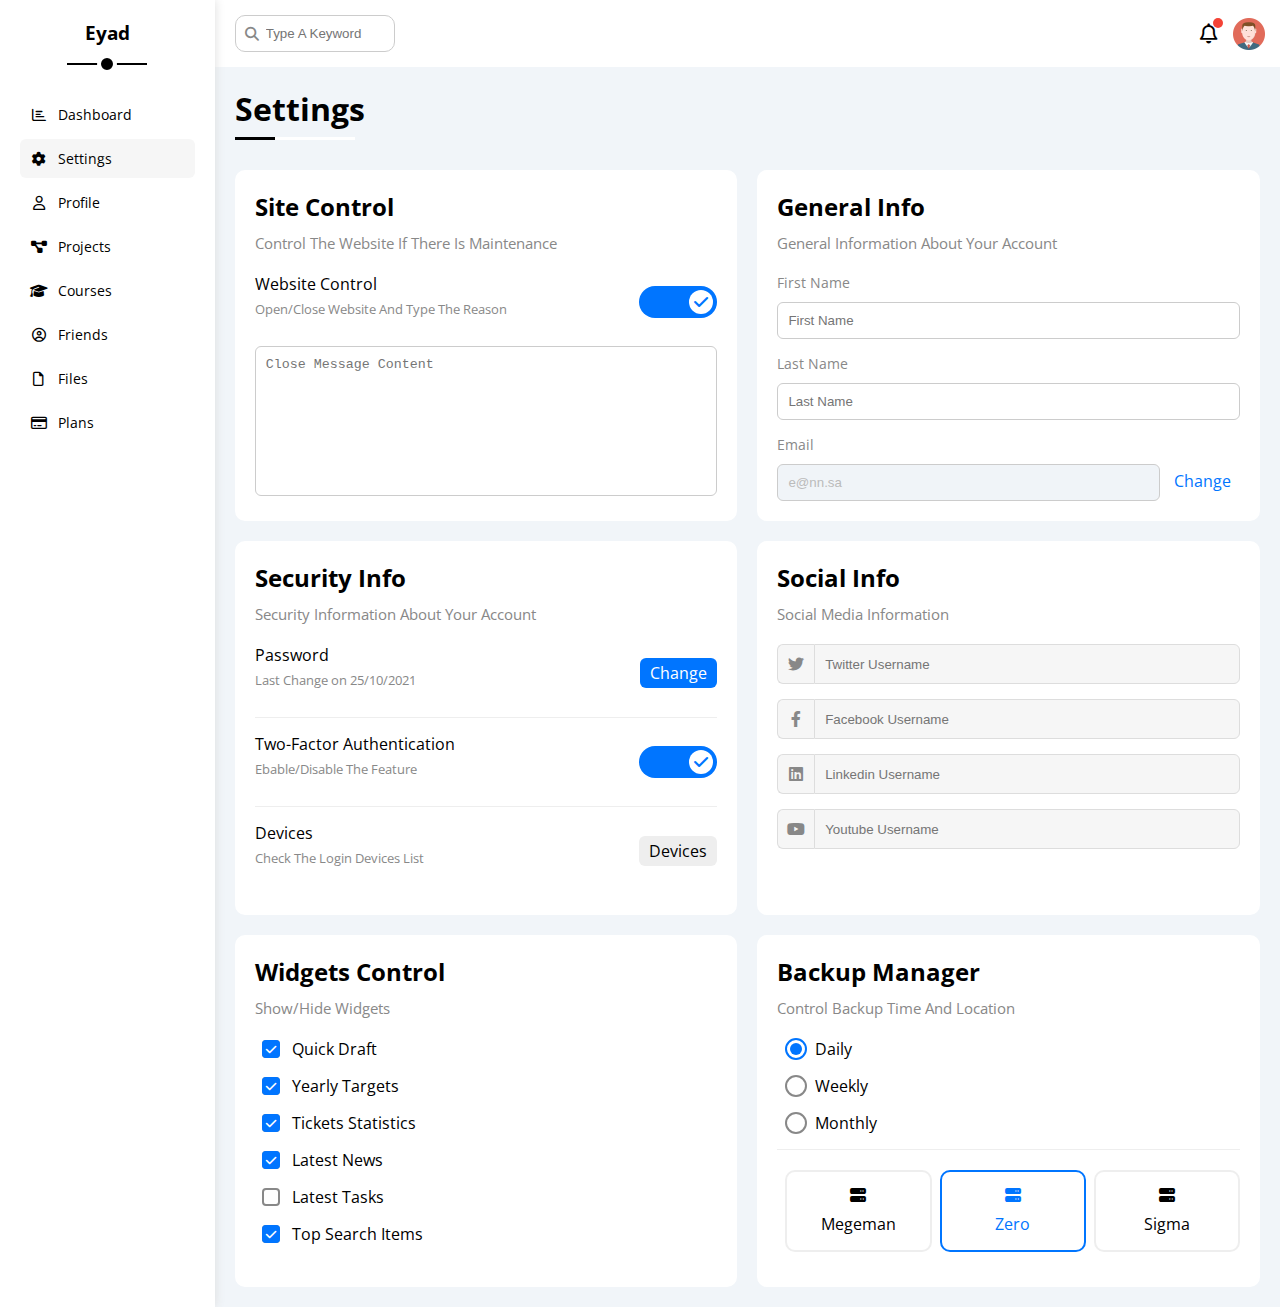
<file: settings.html>
<!DOCTYPE html>
<html lang="en">

<head>
    <meta charset="UTF-8">
    <meta http-equiv="X-UA-Compatible" content="IE=edge">
    <meta name="viewport" content="width=device-width, initial-scale=1.0">
    <link rel="stylesheet" href="css/all.min.css">
    <link rel="stylesheet" href="css/framework.css">
    <link rel="stylesheet" href="css/master.css">
    <link rel="preconnect" href="https://fonts.googleapis.com">
    <link rel="preconnect" href="https://fonts.gstatic.com" crossorigin>
    <link href="https://fonts.googleapis.com/css2?family=Open+Sans:wght@300;500&display=swap" rel="stylesheet">
    <title>Settings</title>
</head>

<body>
    <div class="page d-flex">
        <div class="sidebar bg-white p-20 p-relative">
            <h3 class="p-relative txt-c mt-0">Eyad</h3>
            <ul>
                <li>
                    <a class="d-flex align-center fs-14 c-black rad-6 p-10" href="index.html">
                        <i class="fa-regular fa-chart-bar fa-fw"></i>
                        <span>Dashboard</span>
                    </a>
                </li>
                <li>
                    <a class="active d-flex align-center fs-14 c-black rad-6 p-10" href="settings.html">
                        <i class="fa-solid fa-gear fa-fw"></i>
                        <span>Settings</span>
                    </a>
                </li>
                <li>
                    <a class="d-flex align-center fs-14 c-black rad-6 p-10" href="profile.html">
                        <i class="fa-regular fa-user fa-fw"></i>
                        <span>Profile</span>
                    </a>
                </li>
                <li>
                    <a class="d-flex align-center fs-14 c-black rad-6 p-10" href="projects.html">
                        <i class="fa-solid fa-diagram-project fa-fw"></i>
                        <span>Projects</span>
                    </a>
                </li>
                <li>
                    <a class="d-flex align-center fs-14 c-black rad-6 p-10" href="courses.html">
                        <i class="fa-solid fa-graduation-cap fa-fw"></i>
                        <span>Courses</span>
                    </a>
                </li>
                <li>
                    <a class="d-flex align-center fs-14 c-black rad-6 p-10" href="friends.html">
                        <i class="fa-regular fa-circle-user fa-fw"></i>
                        <span>Friends</span>
                    </a>
                </li>
                <li>
                    <a class="d-flex align-center fs-14 c-black rad-6 p-10" href="files.html">
                        <i class="fa-regular fa-file fa-fw"></i>
                        <span>Files</span>
                    </a>
                </li>
                <li>
                    <a class="d-flex align-center fs-14 c-black rad-6 p-10" href="plans.html">
                        <i class="fa-regular fa-credit-card fa-fw"></i>
                        <span>Plans</span>
                    </a>
                </li>
            </ul>
        </div>
        <div class="content w-full">
            <!-- Start Head -->
            <div class="head bg-white p-15 between-flex">
                <div class="search p-relative">
                    <input class="p-10" type="search" placeholder="Type A Keyword">
                </div>
                <div class="icons d-flex align-center">
                    <span class="notification p-relative">
                        <i class="fa-regular fa-bell fa-lg"></i>
                    </span>
                    <img src="images/avatar.png" alt="">
                </div>
            </div>
            <!-- End Head -->
            <h1 class="p-relative">Settings</h1>
            <div class="settings-page m-20 d-grid gap-20">
                <!-- Start Settings Box -->
                <div class="p-20 bg-white rad-10">
                    <h2 class="mt-0 mb-10">Site Control</h2>
                    <p class="mt-0 mb-20 c-grey fs-15">Control The Website If There Is Maintenance</p>
                    <div class="mb-15 between-flex">
                        <div>
                            <span>Website Control</span>
                            <p class="c-grey mt-5 mb-0 fs-13">Open/Close Website And Type The Reason</p>
                        </div>
                        <div>
                            <label>
                                <input class="toggle-checkbox" type="checkbox" checked>
                                <div class="toggle-switch"></div>
                            </label>
                        </div>
                    </div>
                    <textarea class="close-message b-none p-10 rad-6 d-block w-full"
                        placeholder="Close Message Content"></textarea>
                </div>
                <!-- End Settings Box -->
                <!-- Start Settings Box -->
                <div class="p-20 bg-white rad-10">
                    <h2 class="mt-0 mb-10">General Info</h2>
                    <p class="mt-0 mb-20 c-grey fs-15">General Information About Your Account</p>
                    <div class="mb-15">
                        <label class="fs-14 c-grey d-block mb-10" for="first">First Name</label>
                        <input class="b-none border-ccc p-10 rad-6 d-block w-full" type="text" id="first"
                            placeholder="First Name">
                    </div>
                    <div class="mb-15">
                        <label class="fs-14 c-grey d-block mb-10" for="last">Last Name</label>
                        <input class="b-none border-ccc p-10 rad-6 d-block w-full" type="text" id="last"
                            placeholder="Last Name">
                    </div>
                    <div>
                        <label class="fs-14 c-grey d-block mb-10" for="email">Email</label>
                        <input class="email b-none border-ccc p-10 rad-6 w-full mr-10" type="email" id="email"
                            value="e@nn.sa" disabled>
                        <a class="c-blue" href="#">Change</a>
                    </div>
                </div>
                <!-- End Settings Box -->
                <!-- Start Settings Box -->
                <div class="p-20 bg-white rad-10">
                    <h2 class="mt-0 mb-10">Security Info</h2>
                    <p class="mt-0 mb-20 c-grey fs-15">Security Information About Your Account</p>
                    <div class="sec-box mb-15 between-flex">
                        <div>
                            <span>Password</span>
                            <p class="c-grey mt-5 mb-0 fs-13">Last Change on 25/10/2021</p>
                        </div>
                        <a class="button bg-blue c-white btn-shape" href="#">Change</a>
                    </div>
                    <div class="sec-box mb-15 between-flex">
                        <div>
                            <span>Two-Factor Authentication</span>
                            <p class="c-grey mt-5 mb-0 fs-13">Ebable/Disable The Feature</p>
                        </div>
                        <label>
                            <input class="toggle-checkbox" type="checkbox" checked>
                            <div class="toggle-switch"></div>
                        </label>
                    </div>
                    <div class="sec-box between-flex">
                        <div>
                            <span>Devices</span>
                            <p class="c-grey mt-5 mb-0 fs-13">Check The Login Devices List</p>
                        </div>
                        <a class="bg-eee b-eee c-black btn-shape" href="#">Devices</a>
                    </div>
                </div>
                <!-- End Settings Box -->
                <div class=" social-boxes p-20 bg-white rad-10">
                    <h2 class="mt-0 mb-10">Social Info</h2>
                    <p class="mt-0 mb-20 c-grey fs-15">Social Media Information</p>
                    <div class="d-flex align-center mb-15">
                        <i class="twitter fa-brands fa-twitter center-flex c-grey"></i>
                        <input class="w-full" type="text" placeholder="Twitter Username">
                    </div>
                    <div class="d-flex align-center mb-15">
                        <i class="facebook fa-brands fa-facebook-f center-flex c-grey"></i>
                        <input class="w-full" type="text" placeholder="Facebook Username">
                    </div>
                    <div class="d-flex align-center mb-15">
                        <i class="linkedin fa-brands fa-linkedin center-flex c-grey"></i>
                        <input class="w-full" type="text" placeholder="Linkedin Username">
                    </div>
                    <div class="d-flex align-center mb-15">
                        <i class="youtube fa-brands fa-youtube center-flex c-grey"></i>
                        <input class="w-full" type="text" placeholder="Youtube Username">
                    </div>
                </div>
                <!-- End Settings Box -->
                <!-- End Settings Box -->
                <div class="widgets-control p-20 bg-white rad-10">
                    <h2 class="mt-0 mb-10">Widgets Control</h2>
                    <p class="mt-0 mb-20 c-grey fs-15">Show/Hide Widgets</p>
                    <div class="control d-flex align-center mb-15">
                        <input type="checkbox" id="one" checked>
                        <label for="one">Quick Draft</label>
                    </div>
                    <div class="control d-flex align-center mb-15">
                        <input type="checkbox" id="two" checked>
                        <label for="two">Yearly Targets</label>
                    </div>
                    <div class="control d-flex align-center mb-15">
                        <input type="checkbox" id="three" checked>
                        <label for="three">Tickets Statistics</label>
                    </div>
                    <div class="control d-flex align-center mb-15">
                        <input type="checkbox" id="four" checked>
                        <label for="four">Latest News</label>
                    </div>
                    <div class="control d-flex align-center mb-15">
                        <input type="checkbox" id="five">
                        <label for="five">Latest Tasks</label>
                    </div>
                    <div class="control d-flex align-center mb-15">
                        <input type="checkbox" id="six" checked>
                        <label for="six">Top Search Items</label>
                    </div>
                </div>
                <!-- End Settings Box -->
                <!-- End Settings Box -->
                <div class="backup-control p-20 bg-white rad-10">
                    <h2 class="mt-0 mb-10">Backup Manager</h2>
                    <p class="mt-0 mb-20 c-grey fs-15">Control Backup Time And Location</p>
                    <div class="date d-flex align-center mb-15">
                        <input type="radio" name="time" id="daily" checked>
                        <label for="daily">Daily</label>
                    </div>
                    <div class="date d-flex align-center mb-15">
                        <input type="radio" name="time" id="weekly">
                        <label for="weekly">Weekly</label>
                    </div>
                    <div class="date d-flex align-center mb-15">
                        <input type="radio" name="time" id="monthly">
                        <label for="monthly">Monthly</label>
                    </div>
                    <div class="servers d-flex align-center txt-c">
                        <input type="radio" name="servers" id="server-one">
                        <div class="server mb-15 rad-10 w-full">
                            <label class="d-block m-15" for="server-one">
                                <i class="fa-solid fa-server d-block mb-10"></i>
                                Megeman
                            </label>
                        </div>
                        <input type="radio" name="servers" id="server-two" checked>
                        <div class="server mb-15 rad-10 w-full">
                            <label class="d-block m-15" for="server-two">
                                <i class="fa-solid fa-server d-block mb-10"></i>
                                Zero
                            </label>
                        </div>
                        <input type="radio" name="servers" id="server-three">
                        <div class="server mb-15 rad-10 w-full">
                            <label class="d-block m-15" for="server-three">
                                <i class="fa-solid fa-server d-block mb-10"></i>
                                Sigma
                            </label>
                        </div>
                    </div>
                </div>
                <!-- End Settings Box -->
            </div>
        </div>
    </div>
</body>

</html>
</file>
<file: css/framework.css>
:root {
    --blue-color: #0075ff;
    --blue-alt-color: #0d69d5;
    --orange-color: #f59e0b;
    --green-color: #22c55e;
    --red-color: #f44336;
    --grey-color: #888;
}

/* Start Box */
.d-flex {
    display: flex;
}

.d-block {
    display: block;
}

.align-center {
    align-items: center;
}

.f-wrap {
    flex-wrap: wrap;
}

.space-between {
    justify-content: space-between;
}

.d-grid {
    display: grid;
}

.gap-20 {
    gap: 20px;
}

@media (max-width: 767px) {
    .block-mobile {
        display: block;
    }

    .hide-mobile {
        display: none;
    }
}

/* End Box */
/* Sta.p-rt Padding + Margin */
.p-10 {
    padding: 10px;
}

.p-15 {
    padding: 15px;
}

.p-20 {
    padding: 20px;
}

.pt-10 {
    padding-top: 10px;
}

.pt-15 {
    padding-top: 15px;
}

.pt-20 {
    padding-top: 20px;
}

.pr-10 {
    padding-right: 10px;
}

.pb-10 {
    padding-bottom: 10px;
}

.pb-15 {
    padding-bottom: 15px;
}

.pb-20 {
    padding-bottom: 20px;
}

.pl-15 {
    padding-left: 15px;
}

.m-0 {
    margin: 0;
}

.m-15 {
    margin: 15px;
}

.m-20 {
    margin: 20px;
}

.mt-0 {
    margin-top: 0;
}

.mt-5 {
    margin-top: 5px;
}

.mt-10 {
    margin-top: 10px;
}

.mt-15 {
    margin-top: 15px;
}

.mt-20 {
    margin-top: 20px;
}

.mt-25 {
    margin-top: 25px;
}

.mt-30 {
    margin-top: 30px;
}

.mr-10 {
    margin-right: 10px;
}

.mr-15 {
    margin-right: 15px;
}

.mb-5 {
    margin-bottom: 5px;
}

.mb-10 {
    margin-bottom: 10px;
}

.mb-15 {
    margin-bottom: 15px;
}

.mb-20 {
    margin-bottom: 20px;
}

.mb-25 {
    margin-bottom: 25px;
}

/* End Padding + Margin */
/* Start Color */
.bg-white {
    background-color: white;
}

.bg-eee {
    background-color: #eee;
}

.bg-blue {
    background-color: var(--blue-color);
}

.bg-green {
    background-color: var(--green-color);
}

.bg-orange {
    background-color: var(--orange-color);
}

.bg-red {
    background-color: var(--red-color);
}

.c-blue {
    color: var(--blue-color);
}

.c-white {
    color: white;
}

.c-orange {
    color: var(--orange-color);
}

.c-red {
    color: var(--red-color);
}

.c-black {
    color: black;
}

.c-green {
    color: var(--green-color);
}

.c-grey {
    color: var(--grey-color);
}

/* End Color */
/* Start Position */
.p-relative {
    position: relative;
}

.p-absolute {
    position: absolute;
}

/* End Position */
/* Start Font */
.txt-c {
    text-align: center;
}

.fw-bold {
    font-weight: bold;
}

.fs-13 {
    font-size: 13px;
}

.fs-14 {
    font-size: 14px;
}

.fs-15 {
    font-size: 15px;
}

.fs-25 {
    font-size: 25px;
}

@media (max-width: 767px) {
    .txt-c-mobile {
        text-align: center;
    }
}

/* End Font */
/* Start Border */
.b-none {
    border: none;
}

.border-ccc {
    border: 1px solid #ccc;
}

.border-eee {
    border: 1px solid #eee;
}

.rad-6 {
    border-radius: 6px;
}

.rad-10 {
    border-radius: 10px;
}

.rad-half {
    border-radius: 50%;
}

/* End Border */
/* Start Width + Height */
.w-fit {
    width: fit-content;
}

.w-100 {
    width: 100px;
}

.w-full {
    width: 100%;
}

.h-full {
    height: 100%;
}

.h-100 {
    height: 100px;
}

/* End Width  */
/* Start Components */
.center-flex {
    display: flex;
    align-items: center;
    justify-content: center;
}

.between-flex {
    display: flex;
    align-items: center;
    justify-content: space-between;
}

.btn-shape {
    padding: 4px 10px;
    border-radius: 6px;
}

/* End Components */
</file>
<file: css/master.css>
:root {
    --blue-color: #0075ff;
    --blue-alt-color: #0d69d5;
    --orange-color: #f59e0b;
    --green-color: #22c55e;
    --red-color: #f44336;
    --grey-color: #888;
}

* {
    box-sizing: border-box;
}

body {
    font-family: 'Open Sans', sans-serif;
    margin: 0;
}

*:focus {
    outline: none;
}

a {
    text-decoration: none;
}

ul {
    list-style: none;
    padding: 0;
}

::-webkit-scrollbar {
    width: 15px;
}

::-webkit-scrollbar-track {
    background-color: white;
}

::-webkit-scrollbar-thumb {
    background-color: var(--blue-color);
}

::-webkit-scrollbar-thumb:hover {
    background-color: var(--blue-alt-color);
}

.page {
    background-color: #f1f5f9;
    min-height: 100vh;
}

/* Start Sidebar */
.sidebar {
    width: 250px;
    box-shadow: 0 0 10px #ddd;
}

.sidebar>h3 {
    margin-bottom: 50px;
}

.sidebar>h3::before,
.sidebar>h3::after {
    content: "";
    background-color: black;
    left: 50%;
    transform: translateX(-50%);
    position: absolute;
}

.sidebar>h3::before {
    width: 80px;
    height: 2px;
    bottom: -20px;
}

.sidebar>h3::after {
    bottom: -29px;
    width: 12px;
    height: 12px;
    border: 4px solid white;
    border-radius: 50%;
}

.sidebar ul li a {
    transition: 0.3s;
    margin-bottom: 5px;
}

.sidebar ul li a:hover,
.sidebar ul li a.active {
    background-color: #f6f6f6;
}

.sidebar ul li a span {
    font-size: 14px;
    margin-left: 10px;
}

@media (max-width: 767px) {
    .sidebar {
        width: 58px;
        padding: 10px;
    }

    .sidebar>h3 {
        font-size: 13px;
        margin-bottom: 15px;
    }

    .sidebar>h3::before,
    .sidebar>h3::after {
        display: none;
    }

    .sidebar ul li a span {
        display: none;
    }
}

/* End Sidebar */
/* Start Content */
.content {
    overflow: hidden;
}

.head .search::before {
    font-family: var(--fa-style-family-classic);
    content: "\f002";
    font-weight: 900;
    position: absolute;
    left: 15px;
    top: 50%;
    transform: translateY(-50%);
    font-size: 14px;
    color: var(--grey-color);
}

.head .search input {
    border: 1px solid #ccc;
    border-radius: 10px;
    margin-left: 5px;
    padding-left: 30px;
    width: 160px;
    transition: width 0.3s;
}

.head .search input:focus {
    width: 200px;
}

.head .search input:focus::placeholder {
    opacity: 0;
}

.head .icons .notification {
    cursor: pointer;
}

.head .icons .notification::before {
    content: "";
    position: absolute;
    width: 10px;
    height: 10px;
    border-radius: 50%;
    background-color: var(--red-color);
    right: -5px;
    top: -5px;
}

.head .icons img {
    width: 32px;
    height: 32px;
    margin-left: 15px;
}

.page h1 {
    margin: 20px 20px 40px;
}

.page h1::before,
.page h1::after {
    content: "";
    height: 3px;
    position: absolute;
    bottom: -10px;
    left: 0;
}

.page h1::before {
    background-color: white;
    width: 120px;
}

.page h1::after {
    background-color: black;
    width: 40px;
}

.wrapper {
    grid-template-columns: repeat(auto-fill, minmax(450px, 1fr));
    margin-left: 20px;
    margin-right: 20px;
    margin-bottom: 20px;
}

@media (max-width: 767px) {
    .wrapper {
        grid-template-columns: minmax(200px, 1fr);
        margin-left: 10px;
        margin-right: 10px;
        gap: 10px;
    }
}

/* End Content */
/* Start Welcome Widget */
.welcome {
    overflow: hidden;
}

.welcome .intro img {
    width: 200px;
    margin-bottom: -10px;
}

.welcome .avatar {
    width: 64px;
    height: 64px;
    border: 2px solid white;
    padding: 2px;
    border-radius: 50%;
    box-shadow: 0 0 5px #ddd;
    margin-left: 20px;
    margin-top: -32px;
}

.welcome .body {
    border-top: 1px solid #eee;
    border-bottom: 1px solid #eee;
}

.welcome .body>div {
    flex: 1;
}

.welcome .visit {
    margin: 0 15px 15px auto;
    transition: 0.3s;
}

.welcome .visit:hover {
    background-color: var(--blue-alt-color);
}

@media (max-width: 767px) {
    .welcome .intro {
        padding-bottom: 30px;
    }

    .welcome .avatar {
        margin-left: 0;
    }

    .welcome .body>div:not(:last-child) {
        margin-bottom: 20px;
    }
}

/* End Welcome Widget */
/* Start Quick Draft Widget */
.quick-draft textarea {
    resize: none;
    min-height: 180px;
}

.quick-draft .save {
    margin-left: auto;
    transition: 0.3s;
    cursor: pointer;
}

.quick-draft .save:hover {
    background-color: var(--blue-alt-color);
}

/* End Quick Draft Widget */
/* Start Targets */
.targets .target-row .icon {
    width: 80px;
    height: 80px;
    margin-right: 15px;
}

.targets .details {
    flex: 1;
}

.targets .details .progress {
    height: 4px;
}

.targets .details .progress>span {
    position: absolute;
    left: 0;
    top: 0;
    height: 100%;
}

.targets .details .progress>span span {
    position: absolute;
    bottom: 16px;
    right: -16px;
    color: white;
    padding: 2px 5px;
    border-radius: 6px;
    font-size: 13px;
}

.targets .details .progress>span span::after {
    content: "";
    border-color: transparent;
    border-width: 5px;
    border-style: solid;
    position: absolute;
    bottom: -10px;
    left: 50%;
    transform: translateX(-50%);
}

.targets .details .progress>.blue span::after {
    border-top-color: var(--blue-color);
}

.targets .details .progress>.orange span::after {
    border-top-color: var(--orange-color);
}

.targets .details .progress>.green span::after {
    border-top-color: var(--green-color);
}

.blue .icon,
.blue .progress {
    background-color: rgb(0 117 255 / 20%);
}

.orange .icon,
.orange .progress {
    background-color: rgb(245 158 11 / 20%);
}

.green .icon,
.green .progress {
    background-color: rgb(34 197 94 / 20%);
}

/* End Targets */
/* Start Tickets */
.tickets .box {
    border: 1px solid #ccc;
    width: calc(50% - 10px);
}

@media (max-width: 767px) {
    .tickets .box {
        width: 100%;
    }
}

/* End Tickets */
/* Start Latest News */
.latest-news .news-row:not(:last-of-type) {
    margin-bottom: 20px;
    padding-bottom: 20px;
    border-bottom: 1px solid #eee;
}

.latest-news .news-row img {
    width: 100px;
    border-radius: 6px;
    margin-right: 15px;
}

.latest-news .info {
    flex-grow: 1;
}

.latest-news .info h3 {
    margin: 0 0 6px;
    font-size: 16px;
}

@media (max-width: 767px) {
    .latest-news .news-row {
        display: block;
    }

    .latest-news .news-row .label {
        margin: 10px auto;
        width: fit-content;
    }
}

/* End Latest News */
/* Start Tasks */
.tasks .task-row:not(:last-of-type) {
    margin-bottom: 15px;
    padding-bottom: 15px;
    border-bottom: 1px solid #eee;
}

.tasks .info {
    flex-grow: 1;
}

.tasks .done {
    opacity: 0.3;
}

.tasks .done h3,
.tasks .done p {
    text-decoration: line-through;
}

.tasks .delete {
    cursor: pointer;
    transition: 0.3;
}

.tasks .delete:hover {
    color: var(--red-color);
}

/* End Tasks */
/* Start Latest Uploads */
.latest-uploads ul li:not(:last-child) {
    border-bottom: 1px solid #eee;
}

.latest-uploads ul li img {
    width: 40px;
    height: 40px;
}

/* End Latest Uploads */
/* Start Last Project */
.last-project ul::before {
    content: "";
    position: absolute;
    left: 11px;
    width: 2px;
    height: 100%;
    background-color: var(--blue-color);
}

.last-project ul li::before {
    content: "";
    width: 20px;
    height: 20px;
    display: block;
    border-radius: 50%;
    background-color: white;
    border: 2px solid white;
    outline: 2px solid var(--blue-color);
    margin-right: 15px;
    z-index: 1;
}

.last-project ul li.done::before {
    background-color: var(--blue-color);
}

.last-project ul li.current::before {
    animation: change-color 0.8s infinite alternate;
}

.last-project .launch-icon {
    position: absolute;
    width: 160px;
    right: 0;
    bottom: 0;
    opacity: 0.3;
}

/* End Last Project */
/* Start Reminders */
.reminders ul li .key {
    width: 15px;
    height: 15px;
}

.reminders ul li>.blue {
    border-left: 2px solid var(--blue-color);
}

.reminders ul li>.green {
    border-left: 2px solid var(--green-color);
}

.reminders ul li>.orange {
    border-left: 2px solid var(--orange-color);
}

.reminders ul li>.red {
    border-left: 2px solid var(--red-color);
}


/* End Reminders */
/* Start Latest Post */
.latest-post .avatar {
    width: 48px;
    height: 48px;
}

.latest-post .post-content {
    text-transform: capitalize;
    list-style: 1.8;
    border-top: 1px solid #eee;
    border-bottom: 1px solid #eee;
    min-height: 140px;
}

/* End Latest Post */
/* Start Social Media */
.social-media .box {
    padding-left: 70px;
}

.social-media .box i {
    position: absolute;
    left: 0;
    top: 0;
    width: 52px;
    transition: 0.3s;
}

.social-media .box i:hover {
    transform: rotate(5deg);
}

.social-media .twitter {
    background-color: rgb(29 161 242 / 20%);
    color: #1da1f2;
}

.social-media .twitter i,
.social-media .twitter a {
    background-color: #1da1f2;
}

.social-media .facebook {
    background-color: rgb(24 119 242 / 20%);
    color: #1da1f2;
}

.social-media .facebook i,
.social-media .facebook a {
    background-color: #1da1f2;
}

.social-media .youtube {
    background-color: rgb(255 0 0 / 20%);
    color: #ff0000;
}

.social-media .youtube i,
.social-media .youtube a {
    background-color: #ff0000;
}

.social-media .linkedin {
    background-color: rgb(0 119 181 / 20%);
    color: #0077b5;
}

.social-media .linkedin i,
.social-media .linkedin a {
    background-color: #0077b5;
}

/* End Social Media */
/* Start Projects Table */
.projects .responsive-table {
    overflow: hidden;
    overflow-x: auto;
}

.projects table {
    min-width: 1000px;
    border-spacing: 0;
}

.projects thead td {
    background-color: #eee;
    font-weight: bold;
}

.projects table td {
    padding: 15px;
}

.projects tbody td {
    border-bottom: 1px solid #eee;
    border-left: 1px solid #eee;
    transition: 0.3s;
}

.projects table tbody tr td:last-child {
    border-right: 1px solid #eee;
}

.projects tbody tr:hover td {
    background-color: #faf7f7;
}

.projects table img {
    width: 32px;
    height: 32px;
    border-radius: 50%;
    padding: 2px;
    background-color: white;
}

.projects table img:not(:first-child) {
    margin-left: -20px;
}

.projects table .label {
    font-size: 13px;
}

/* End Projects Table */
/* Start Settings */
.settings-page {
    grid-template-columns: repeat(auto-fill, minmax(500px, 1fr));
}

@media (max-width: 767px) {
    .settings-page {
        grid-template-columns: minmax(100px, 1fr);
        margin-left: 10px;
        margin-right: 10px;
        gap: 10px;
    }
}

.settings-page .close-message {
    border: 1px solid #ccc;
    resize: none;
    min-height: 150px;
}

.settings-page .email {
    display: inline-flex;
    width: calc(100% - 80px);
}

.settings-page .sec-box {
    padding-bottom: 15px;
}

.settings-page .sec-box .button {
    transition: 0.3s;
}

.settings-page .sec-box .button:hover {
    background-color: var(--blue-alt-color);
}

.settings-page .sec-box:not(:last-of-type) {
    border-bottom: 1px solid #eee;
}

.settings-page .social-boxes i {
    width: 40px;
    height: 40px;
    background-color: #f6f6f6;
    border-radius: 6px 0 0 6px;
    border: 1px solid #ddd;
    border-right: none;
    transition: 0.3s;
}

.settings-page .social-boxes input {
    height: 40px;
    background-color: #f6f6f6;
    border: 1px solid #ddd;
    padding-left: 10px;
    border-radius: 0 6px 6px 0;
}

.settings-page .social-boxes>div:focus-within .twitter {
    color: var(--blue-alt-color);
}

.settings-page .social-boxes>div:focus-within .facebook {
    color: var(--blue-color);
}

.settings-page .social-boxes>div:focus-within .linkedin {
    color: var(--blue-alt-color);
}

.settings-page .social-boxes>div:focus-within .youtube {
    color: var(--red-color);
}

.widgets-control .control input[type="checkbox"] {
    -webkit-appearance: none;
    appearance: none;
}

.widgets-control .control label {
    padding-left: 30px;
    cursor: pointer;
    position: relative;
}

.widgets-control .control label::before,
.widgets-control .control label::after {
    position: absolute;
    left: 0;
    top: 50%;
    margin-top: -9px;
    border-radius: 4px;
}

.widgets-control .control label::before {
    content: "";
    width: 14px;
    height: 14px;
    border: 2px solid var(--grey-color);
}

.widgets-control .control label:hover::before {
    border-color: var(--blue-alt-color);
}

.widgets-control .control label::after {
    font-family: var(--fa-style-family-classic);
    content: "\f00c";
    font-weight: 900;
    background-color: var(--blue-color);
    color: white;
    font-size: 12px;
    width: 18px;
    height: 18px;
    display: flex;
    justify-content: center;
    align-items: center;
    transform: scale(0) rotate(360deg);
    transition: 0.3s;
}

.widgets-control .control input[type="checkbox"]:checked+label::after {
    transform: scale(1);
}

.backup-control input[type="radio"] {
    -webkit-appearance: none;
    appearance: none;
}

.backup-control .date label {
    padding-left: 30px;
    cursor: pointer;
    position: relative;
}

.backup-control .date label::before {
    content: "";
    position: absolute;
    top: 50%;
    left: 0;
    margin-top: -11px;
    width: 18px;
    height: 18px;
    border-radius: 50%;
    border: 2px solid var(--grey-color);
}

.backup-control .date label::after {
    content: "";
    position: absolute;
    left: 5px;
    top: 5px;
    width: 12px;
    height: 12px;
    border-radius: 50%;
    background-color: var(--blue-color);
    transition: 0.3s;
    transform: scale(0);
}

.backup-control .date input[type="radio"]:checked+label::before {
    border-color: var(--blue-color);
}

.backup-control .date input[type="radio"]:checked+label::after {
    transform: scale(1);
}

.backup-control .servers {
    border-top: 1px solid #eee;
    padding-top: 20px;
}

@media (max-width: 767px) {
    .backup-control .servers {
        flex-wrap: wrap;
    }
}

.backup-control .servers .server {
    border: 2px solid #eee;
    position: relative;
}

.backup-control .servers .server label {
    cursor: pointer;
}

.backup-control .servers input[type="radio"]:checked+.server {
    border-color: var(--blue-color);
    color: var(--blue-color);
}

.toggle-checkbox {
    -webkit-appearance: none;
    appearance: none;
    display: none;
}

.toggle-switch {
    background-color: #ccc;
    width: 78px;
    height: 32px;
    border-radius: 16px;
    position: relative;
    transition: 0.3s;
    cursor: pointer;
}

.toggle-switch::before {
    font-family: var(--fa-style-family-classic);
    content: "\f00d";
    font-weight: 900;
    background-color: white;
    width: 24px;
    height: 24px;
    position: absolute;
    border-radius: 50%;
    top: 4px;
    left: 4px;
    display: flex;
    justify-content: center;
    align-items: center;
    color: #aaa;
    transition: 0.3s;
}

.toggle-checkbox:checked+.toggle-switch {
    background-color: var(--blue-color);
}

.toggle-checkbox:checked+.toggle-switch::before {
    content: "\f00c";
    left: 50px;
    color: var(--blue-color);
}

.settings-page :disabled {
    cursor: no-drop;
    background-color: #f0f4f8;
    color: #bbb;
}

/* End Settings */
/* Start Profile Page */
@media (max-width :767px) {
    .profile-page .overview {
        flex-direction: column;
    }
}

.profile-page .avatar-box {
    width: 300px;
}

@media (min-width : 768px) {
    .profile-page .avatar-box {
        border-right: 1px solid #eee;
    }
}

.profile-page .avatar-box>img {
    width: 120px;
    height: 120px;
}

.profile-page .avatar-box .level {
    height: 6px;
    overflow: hidden;
    margin: auto;
    width: 70%;
}

.profile-page .avatar-box .level span {
    position: absolute;
    left: 0;
    top: 0;
    height: 100%;
    background-color: var(--blue-color);
    border-radius: 6px;
}

.profile-page .info-box .box {
    flex-wrap: wrap;
    border-bottom: 1px solid #eee;
    transition: 0.3s;
}

.profile-page .info-box .box:hover {
    background-color: #f9f9f9;
}

.profile-page .info-box .box>div {
    min-width: 250px;
    padding: 10px 0 0;
}

.profile-page .info-box h4 {
    font-weight: normal;
}

.profile-page .info-box .toggle-switch {
    height: 20px;
}

@media (max-width: 767px) {
    .profile-page .info-box .toggle-switch {
        margin: auto;
    }
}

.profile-page .info-box .toggle-switch::before {
    width: 12px;
    height: 12px;
    font-size: 8px;
}

.profile-page .info-box .toggle-checkbox:checked+.toggle-switch::before {
    left: 62px;
}

@media (max-width: 767px) {
    .profile-page .other-data {
        flex-direction: column;
    }
}

.profile-page .skills-card {
    flex-grow: 1;
}

.profile-page .skills-card ul li {
    padding: 15px 0;
}

.profile-page .skills-card ul li:not(:last-child) {
    border-bottom: 1px solid #eee;
}

.profile-page .skills-card ul li span {
    display: inline-flex;
    padding: 4px 10px;
    background-color: #eee;
    border-radius: 6px;
    font-size: 14px;
}

.profile-page .skills-card ul li span:not(:last-child) {
    margin-right: 5px;
}

.profile-page .activities {
    flex-grow: 2;
}

.profile-page .activities .activity:not(:last-of-type) {
    border-bottom: 1px solid #eee;
    padding-bottom: 20px;
    margin-bottom: 20px;
}

.profile-page .activity img {
    width: 64px;
    height: 64px;
    margin-right: 10px;
}

@media (min-width: 768px) {
    .profile-page .activity .date {
        margin-left: auto;
        text-align: right;
    }
}

@media (max-width: 767px) {
    .profile-page .activity {
        flex-direction: column;
    }

    .profile-page .activity img {
        margin-right: 0;
        margin-bottom: 15px;
    }

    .profile-page .activity .date {
        margin-top: 15px;
    }
}

/* End Profile Page */
/* Start Projects Page */
.projects-page {
    grid-template-columns: repeat(auto-fill, minmax(500px, 1fr));
}

@media (max-width: 767px) {
    .projects-page {
        grid-template-columns: minmax(200px, 1fr);
        margin-left: 10px;
        margin-right: 10px;
        gap: 10px;
    }
}

.projects-page .project .date {
    position: absolute;
    right: 10px;
    top: 10px;
}

.projects-page .project h4 {
    font-weight: normal;
}

.projects-page .project .team {
    position: relative;
    min-height: 80px;
}

.projects-page .project .team a {
    position: absolute;
    left: 0;
    bottom: 0;
}

.projects-page .project .team a:nth-child(2) {
    left: 25px;
}

.projects-page .project .team a:nth-child(3) {
    left: 50px;
}

.projects-page .project .team a:nth-child(4) {
    left: 75px;
}

.projects-page .project .team a:nth-child(5) {
    left: 100px;
}

.projects-page .project .team a:hover {
    z-index: 1000;
}

.projects-page .project .team img {
    width: 40px;
    height: 40px;
    border-radius: 50px;
    border: 2px solid #eee;
}

.projects-page .project .do {
    justify-content: flex-end;
    border-top: 1px solid #eee;
    padding-top: 15px;
    margin-top: 15px;
}

@media (max-width: 767px) {
    .projects-page .project .do {
        flex-direction: column;
    }
}

.projects-page .project .do span {
    padding: 3px 8px;
    margin-left: 5px;
    width: fit-content;
}

@media (max-width: 767px) {
    .projects-page .project .do span:not(:last-child) {
        margin-bottom: 15px;
    }
}

.projects-page .project .info {
    border-top: 1px solid #eee;
    margin-top: 15px;
    padding-top: 15px;
}

@media (max-width: 767px) {
    .projects-page .project .info {
        flex-direction: column;
    }
}

.projects-page .project .prog {
    height: 8px;
    width: 260px;
    position: relative;
    border-radius: 6px;
}

@media (max-width: 767px) {
    .projects-page .project .prog {
        margin-bottom: 15px;
    }
}

.projects-page .project .prog span {
    position: absolute;
    top: 0;
    left: 0;
    height: 100%;
    border-radius: 6px;
}

/* End Projects Page */
/* Start Courses Page */
.courses-page {
    grid-template-columns: repeat(auto-fill, minmax(300px, 1fr));
}

@media (max-width: 767px) {
    .courses-page {
        grid-template-columns: minmax(200px, 1fr);
        margin-left: 10px;
        margin-right: 10px;
        gap: 10px;
    }
}

.courses-page .course {
    overflow: hidden;
}

.courses-page .course .cover {
    max-width: 100%;
}

.courses-page .course .instructor {
    position: absolute;
    width: 64px;
    height: 64px;
    border-radius: 50%;
    top: 20px;
    left: 20px;
    border: 2px solid white;
}

.courses-page .course .description {
    line-height: 1.6;
}

.courses-page .course .info {
    border-top: 1px solid #eee;
    font-size: 13px;
}

.courses-page .course .info .title {
    position: absolute;
    left: 50%;
    transform: translateX(-50%);
    font-size: 13px;
    height: 28px;
    top: -13px;
}

/* End Courses Page */
/* Start Friends Page */
.friends-page {
    grid-template-columns: repeat(auto-fill, minmax(300px, 1fr));
}

@media (max-width: 767px) {
    .friends-page {
        grid-template-columns: minmax(200px, 1fr);
        margin-left: 10px;
        margin-right: 10px;
        gap: 10px;
    }
}

.friends-page .contact {
    position: absolute;
    left: 10px;
    top: 10px;
}

.friends-page .contact i {
    background-color: #eee;
    padding: 10px;
    border-radius: 50%;
    color: #666;
    font-size: 13px;
    cursor: pointer;
    transition: 0.3s;
}

.friends-page .contact i:hover {
    background-color: var(--blue-color);
    color: white;
}

.friends-page .friend .icons {
    border-top: 1px solid #eee;
    border-bottom: 1px solid #eee;
    margin-top: 15px;
    margin-bottom: 15px;
    padding-top: 15px;
    padding-bottom: 15px;
}

.friends-page .friend .icons i {
    margin-right: 5px;
}

.friends-page .friend .icons .vip {
    position: absolute;
    right: 0;
    top: 50%;
    transform: translateY(-50%);
    font-size: 40px;
    opacity: 0.4;
}

/* End Friends Page */
/* Start Files Page */
.files-page {
    flex-direction: row-reverse;
    align-items: flex-start;
}

@media (max-width: 767px) {
    .files-page {
        flex-direction: column;
        align-items: normal;
    }
}

.files-page .files-stats {
    min-width: 260px;
}

.files-page .files-stats .icon {
    width: 40px;
    height: 40px;
    margin-right: 10px;
}

.files-page .files-stats .size {
    margin-left: auto;
}

.files-page .files-stats .blue {
    background-color: rgb(0 117 255 / 20%);
}

.files-page .files-stats .red {
    background-color: rgb(244 67 54 / 20%);
}

.files-page .files-stats .orange {
    background-color: rgb(245 158 11 / 20%);
}

.files-page .files-stats .green {
    background-color: rgb(34 197 94 / 20%);
}

.files-page .files-stats .upload {
    margin: 15px auto 0;
    padding: 10px 15px;
    transition: 0.3s;
}

.files-page .files-stats .upload:hover {
    background-color: var(--blue-alt-color);
}

.files-page .files-stats .upload:hover i {
    animation: go-up 0.8s infinite;
}

.files-page .files-content {
    flex: 1;
    grid-template-columns: repeat(auto-fill, minmax(200px, 1fr));
}

.files-page .files-content img {
    width: 64px;
    height: 64px;
    transition: 0.3s;
}

.files-page .files-content .file:hover img {
    transform: rotate(5deg);
}

.files-page .files-content .info {
    border-top: 1px solid #eee;
}

/* End Files Page */
/* Start Plans Page */
.plans-page {
    grid-template-columns: repeat(auto-fill, minmax(450px, 1fr));
}

@media (max-width: 767px) {
    .plans-page {
        grid-template-columns: minmax(250px, 1fr);
        margin-left: 10px;
        margin-right: 10px;
        gap: 10px;
    }
}

.plans-page .plan .top {
    border: 3px solid white;
    outline: 3px solid transparent;
}

.plans-page .plan.green .top {
    outline-color: var(--green-color);
}

.plans-page .plan.blue .top {
    outline-color: var(--blue-color);
}

.plans-page .plan.orange .top {
    outline-color: var(--orange-color);
}

.plans-page .plan .price {
    position: relative;
    font-size: 40px;
    width: fit-content;
    margin: auto;
}

.plans-page .plan .price span {
    position: absolute;
    left: -20px;
    top: 0;
    font-size: 25px;
}

.plans-page .plan ul li {
    padding: 15px 0;
    display: flex;
    align-items: center;
    font-size: 15px;
    border-bottom: 1px solid #eee;
}

.plans-page .plan ul li .yes {
    color: var(--green-color);
}

.plans-page .plan ul li i:not(.yes, .help) {
    color: var(--red-color);
}

.plans-page .plan ul li i:first-child {
    font-size: 18px;
    margin-right: 5px;
}

.plans-page .plan ul li .help {
    color: var(--grey-color);
    margin-left: auto;
    cursor: pointer;
}

.plans-page .plan a {
    padding: 15px 40px;
    margin-left: 40%;
}

@media (max-width: 767px) {
    .plans-page .plan a {
        margin-left: 108px;
    }
}

/* End Plans Page */
/* Start Animation */
@keyframes change-color {
    from {
        background-color: var(--blue-color);
    }

    to {
        background-color: white;
    }
}

@keyframes go-up {

    0%,
    100% {
        transform: translateY(0);
    }

    50% {
        transform: translateY(-5px);
    }
}

/* End Animation */
</file>
